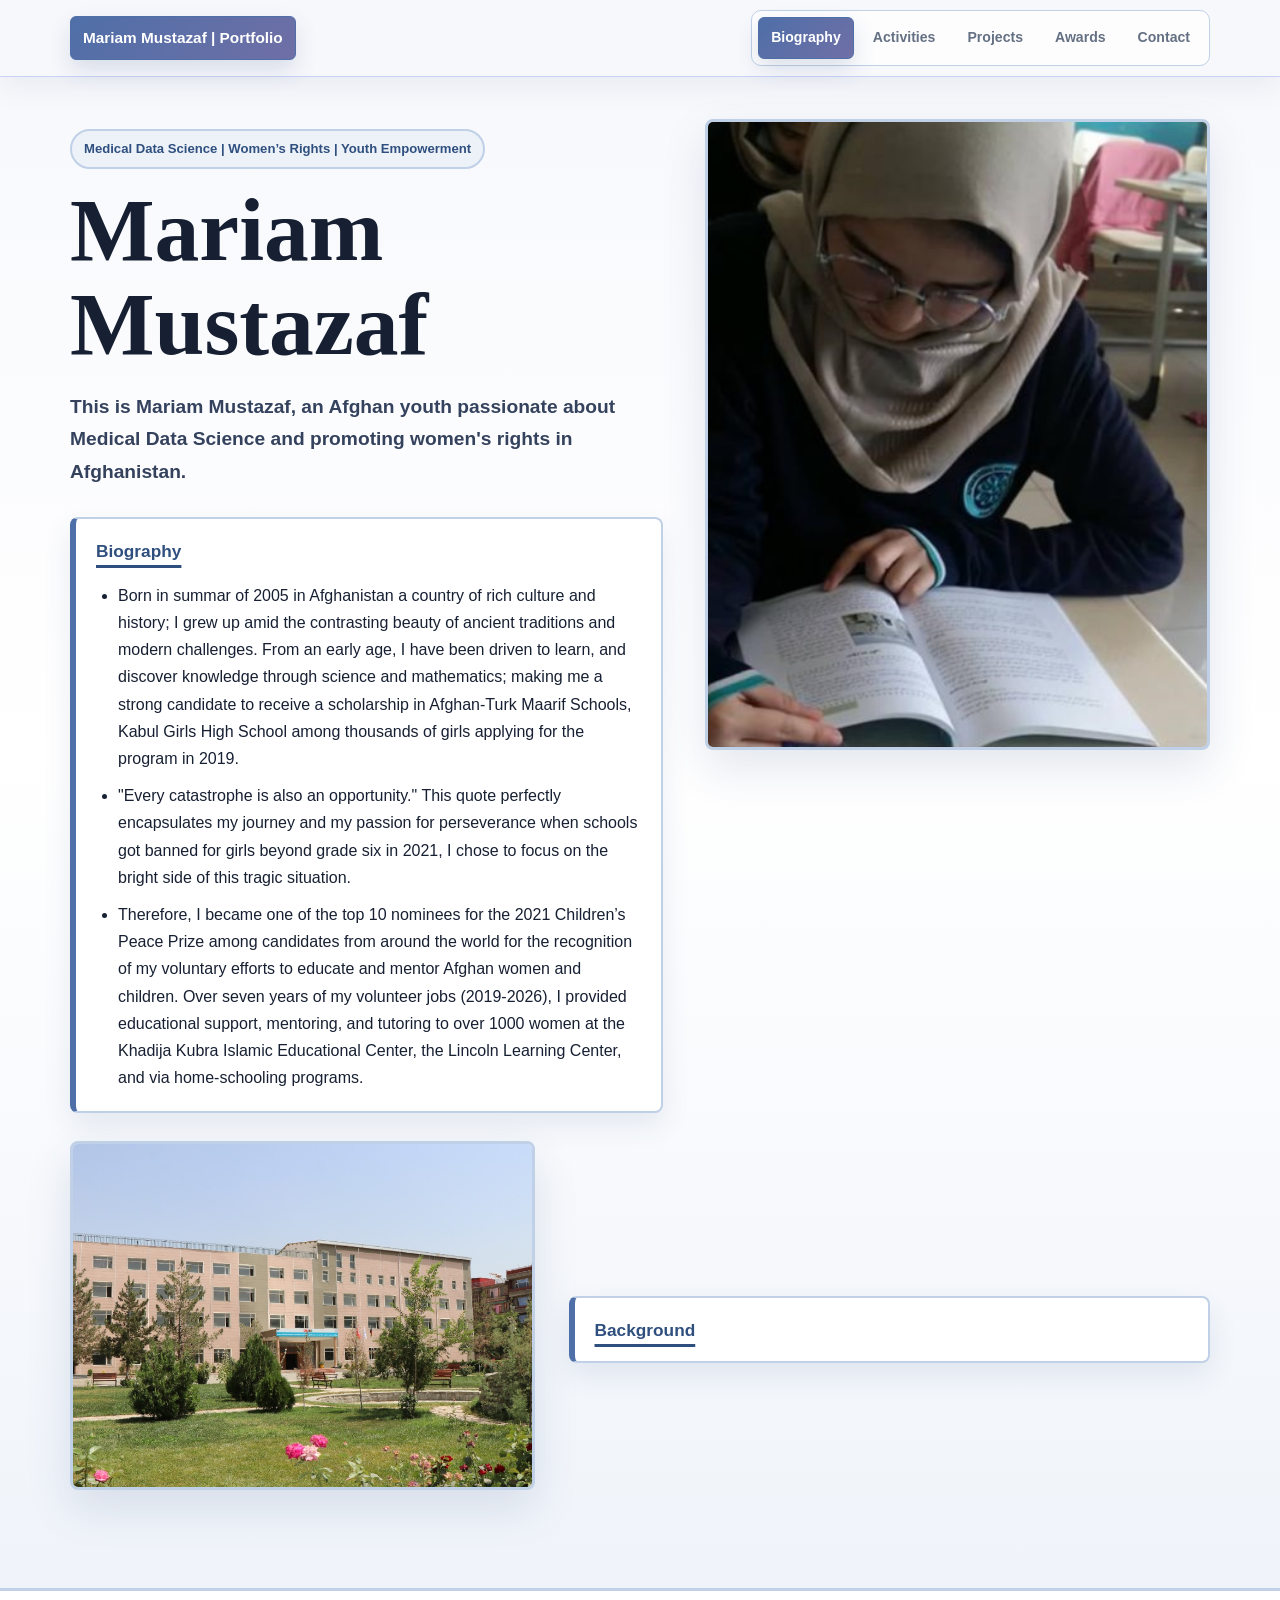
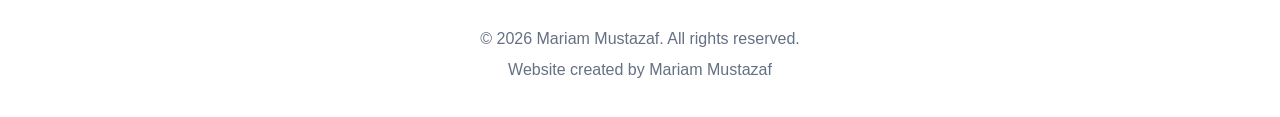
<file: index.html>
<!DOCTYPE html>
<html lang="en">
<head>
    <meta charset="UTF-8">
    <meta name="viewport" content="width=device-width, initial-scale=1.0">
    <title>Mariam Mustazaf | Portfolio</title>
    <style>
        :root {
            --ink: #172033;
            --muted: #647083;
            --paper: #f7f8fc;
            --panel: #ffffff;
            --blue: #4f6fa8;
            --blue-deep: #2f4f7f;
            --violet: #6f6fa6;
            --soft: #edf2f9;
            --soft-2: #f3f6fb;
            --line: #bfd0e7;
            --rose: #9a526d;
            --gold: #b7791f;
            --gold-soft: #fff4d6;
            --shadow: 0 18px 45px rgba(47, 79, 127, 0.14);
        }

        * {
            box-sizing: border-box;
        }

        body {
            margin: 0;
            color: var(--ink);
            background:
                linear-gradient(180deg, #f7f8fc 0%, #ffffff 44%, #edf2f9 100%);
            font-family: Arial, Helvetica, sans-serif;
            line-height: 1.7;
        }

        img {
            display: block;
            width: 100%;
            height: 100%;
            object-fit: cover;
        }

        a {
            color: var(--blue-deep);
            font-weight: 800;
            text-decoration: none;
        }

        a:hover {
            text-decoration: underline;
        }

        .site-header {
            position: sticky;
            top: 0;
            z-index: 50;
            border-bottom: 1px solid rgba(197, 206, 245, 0.9);
            background: rgba(247, 248, 252, 0.95);
            backdrop-filter: blur(16px);
            box-shadow: 0 10px 30px rgba(47, 79, 127, 0.08);
        }

        .nav-wrap {
            width: min(1140px, calc(100% - 32px));
            min-height: 76px;
            margin: 0 auto;
            display: flex;
            align-items: center;
            justify-content: space-between;
            gap: 20px;
        }

        nav {
            display: flex;
            justify-content: flex-end;
            gap: 6px;
            flex-wrap: wrap;
            padding: 6px;
            border: 1px solid var(--line);
            border-radius: 10px;
            background: rgba(255, 255, 255, 0.72);
        }

        .nav-btn {
            border: 1px solid transparent;
            background: transparent;
            color: var(--muted);
            border-radius: 6px;
            min-height: 38px;
            padding: 8px 12px;
            font: inherit;
            font-size: 0.88rem;
            font-weight: 800;
            cursor: pointer;
            transition: background 160ms ease, color 160ms ease, box-shadow 160ms ease;
        }

        .brand-btn {
            border-color: var(--line);
            background: #ffffff;
            color: var(--ink);
            font-size: 0.96rem;
            white-space: nowrap;
        }

        .nav-btn:hover,
        .nav-btn.active {
            color: #ffffff;
            border-color: var(--blue);
            background: linear-gradient(135deg, var(--blue), var(--violet));
            box-shadow: 0 10px 22px rgba(47, 79, 127, 0.16);
        }

        main {
            width: min(1140px, calc(100% - 32px));
            margin: 0 auto;
            padding: 42px 0 70px;
        }

        .page {
            display: none;
            min-height: calc(100vh - 178px);
            animation: fade 180ms ease;
        }

        .page.active {
            display: block;
        }

        @keyframes fade {
            from { opacity: 0; transform: translateY(8px); }
            to { opacity: 1; transform: translateY(0); }
        }

        .section-head {
            margin-bottom: 26px;
            padding-bottom: 12px;
            border-bottom: 3px solid var(--line);
        }

        .kicker {
            color: var(--rose);
            font-size: 0.78rem;
            font-weight: 900;
            text-transform: uppercase;
        }

        h1,
        h2 {
            margin: 14px 0 18px;
            font-family: Georgia, "Times New Roman", serif;
            line-height: 1.05;
            letter-spacing: 0;
        }

        h1 {
            font-size: clamp(2.8rem, 7vw, 5.8rem);
        }

        h2 {
            font-size: clamp(2.2rem, 4vw, 3.5rem);
        }

        h3 {
            margin: 0 0 12px;
            font-size: 1.35rem;
            line-height: 1.2;
        }

        .intro-bio {
            display: grid;
            grid-template-columns: minmax(0, 1.08fr) minmax(280px, 0.92fr);
            gap: 42px;
            align-items: start;
        }

        .intro-copy {
            padding-top: 10px;
        }

        .eyebrow {
            display: inline-flex;
            width: fit-content;
            color: var(--blue-deep);
            background: var(--soft);
            border: 2px solid var(--line);
            border-radius: 999px;
            padding: 7px 12px;
            font-size: 0.82rem;
            font-weight: 900;
        }

        .lede {
            max-width: 720px;
            color: #34425d;
            font-size: clamp(1.03rem, 1.5vw, 1.22rem);
        }

        .hero-photo,
        .media,
        .slide-frame,
        .thumb {
            border: 3px solid var(--line);
            box-shadow: var(--shadow);
            background: var(--soft-2);
        }

        .hero-photo {
            aspect-ratio: 4 / 5;
            overflow: hidden;
            border-radius: 8px;
        }

        .read-panel {
            margin-top: 28px;
            border: 2px solid var(--line);
            border-left: 6px solid var(--blue);
            background: #ffffff;
            border-radius: 8px;
            box-shadow: 0 12px 28px rgba(47, 79, 127, 0.10);
            overflow: hidden;
        }

        .read-panel summary {
            list-style: none;
            cursor: pointer;
            padding: 18px 20px 16px;
            color: var(--blue-deep);
            font-size: 1.08rem;
            font-weight: 900;
            text-decoration: underline;
            text-underline-offset: 8px;
            text-decoration-thickness: 3px;
        }

        .read-panel summary::-webkit-details-marker {
            display: none;
        }

        .read-panel summary::after {
            content: "";
            color: var(--violet);
        }

        .read-panel[open] summary::after {
            content: "";
        }

        .read-body {
            padding: 0 20px 20px;
        }

        .read-body ul,
        .panel ul {
            margin: 0;
            padding-left: 22px;
        }

        .read-body li + li,
        .panel li + li {
            margin-top: 10px;
        }

        .background-row,
        .grid-feature {
            display: grid;
            grid-template-columns: minmax(240px, 0.42fr) minmax(0, 0.58fr);
            gap: 34px;
            align-items: center;
            margin: 28px 0;
        }

        .grid-feature.reverse {
            grid-template-columns: minmax(0, 0.58fr) minmax(240px, 0.42fr);
        }

        .grid-feature.reverse .media {
            order: 2;
        }

        .media {
            aspect-ratio: 4 / 3;
            overflow: hidden;
            border-radius: 8px;
        }

        .panel {
            border: 2px solid var(--line);
            border-left: 6px solid var(--blue);
            background: #ffffff;
            border-radius: 8px;
            padding: 22px;
            box-shadow: 0 12px 28px rgba(47, 79, 127, 0.10);
        }

        .carousel {
            border: 2px solid var(--line);
            border-left: 6px solid var(--blue);
            border-radius: 8px;
            padding: 18px;
            background: #ffffff;
            box-shadow: 0 12px 28px rgba(47, 79, 127, 0.10);
            margin-top: 22px;
        }

        .carousel-track {
            display: flex;
            gap: 16px;
            overflow-x: auto;
            scroll-snap-type: x mandatory;
            padding-bottom: 12px;
        }

        .slide {
            flex: 0 0 min(82%, 780px);
            scroll-snap-align: center;
        }

        .slide-frame {
            aspect-ratio: 12 / 10;
            overflow: hidden;
            border-radius: 8px;
        }

        .ai-carousel .slide-frame img {
            object-fit: contain;
        }

        .ai-carousel .slide-frame {
            aspect-ratio: 11 / 14;
        }

        .carousel-caption {
            margin: 12px 0 0;
            color: #34425d;
            font-weight: 700;
        }

        .awards-grid,
        .contact-grid {
            display: grid;
            gap: 18px;
        }

        .awards-grid {
            grid-template-columns: repeat(2, minmax(0, 1fr));
        }

        .contact-grid {
            grid-template-columns: repeat(3, minmax(0, 1fr));
        }

        .award-card,
        .contact-card {
            overflow: hidden;
            border: 2px solid var(--line);
            border-bottom: 5px solid var(--blue);
            border-radius: 8px;
            background: #ffffff;
            box-shadow: 0 10px 26px rgba(47, 79, 127, 0.10);
        }

        .thumb {
            aspect-ratio: 4 / 3;
            border-width: 0 0 3px 0;
            box-shadow: none;
        }

        .card-body {
            padding: 18px;
        }

        .tags {
            display: flex;
            flex-wrap: wrap;
            gap: 7px;
            margin-top: 12px;
        }

        .cert-tag {
            display: inline-flex;
            width: fit-content;
            border: 1px solid #d6c28f;
            background: var(--gold-soft);
            color: #7a4b0c;
            border-radius: 999px;
            padding: 4px 9px;
            font-size: 0.78rem;
            font-weight: 800;
        }

        .contact-card .card-body {
            min-height: 190px;
        }

        .social-icon {
            width: 58px;
            height: 58px;
            display: grid;
            place-items: center;
            margin-bottom: 14px;
            color: #ffffff;
            border-radius: 8px;
            background: linear-gradient(135deg, var(--blue), var(--violet));
            box-shadow: var(--shadow);
        }

        .social-icon svg {
            width: 28px;
            height: 28px;
            fill: none;
            stroke: currentColor;
            stroke-width: 2;
            stroke-linecap: round;
            stroke-linejoin: round;
        }

        .social-icon .fill-icon {
            fill: currentColor;
            stroke: none;
        }

        footer {
            border-top: 3px solid var(--line);
            padding: 30px 16px;
            text-align: center;
            color: var(--muted);
            background: #ffffff;
        }

        footer p {
            margin: 4px 0;
        }

        @media (max-width: 900px) {
            .nav-wrap {
                flex-direction: column;
                align-items: stretch;
                padding: 16px 0;
                gap: 12px;
            }

            nav {
                justify-content: center;
            }

            .brand-btn {
                width: 100%;
            }

            .intro-bio,
            .background-row,
            .grid-feature,
            .grid-feature.reverse {
                grid-template-columns: 1fr;
            }

            .grid-feature.reverse .media {
                order: 0;
            }

            .awards-grid,
            .contact-grid {
                grid-template-columns: repeat(2, minmax(0, 1fr));
            }
        }

        @media (max-width: 560px) {
            main {
                width: min(100% - 24px, 1140px);
                padding-top: 28px;
            }

            .site-header {
                position: static;
            }

            nav {
                display: grid;
                grid-template-columns: repeat(2, minmax(0, 1fr));
                width: 100%;
            }

            .nav-btn {
                width: 100%;
                padding: 9px 8px;
                font-size: 0.84rem;
            }

            h1 {
                font-size: clamp(2.35rem, 15vw, 3.6rem);
            }

            h2 {
                font-size: clamp(1.9rem, 11vw, 2.8rem);
            }

            .eyebrow {
                border-radius: 8px;
                max-width: 100%;
            }

            .awards-grid,
            .contact-grid {
                grid-template-columns: 1fr;
            }

            .slide {
                flex-basis: 92%;
            }
        }
    </style>
</head>
<body>
    <header class="site-header">
        <div class="nav-wrap">
            <button class="nav-btn brand-btn active" type="button" data-page="biography">Mariam Mustazaf | Portfolio</button>
            <nav aria-label="Primary navigation">
                <button class="nav-btn active" type="button" data-page="biography">Biography</button>
                <button class="nav-btn" type="button" data-page="activities">Activities</button>
                <button class="nav-btn" type="button" data-page="projects">Projects</button>
                <button class="nav-btn" type="button" data-page="awards">Awards</button>
                <button class="nav-btn" type="button" data-page="contact">Contact</button>
            </nav>
        </div>
    </header>

    <main>
        <section class="page active" id="page-biography">
            <div class="intro-bio">
                <div class="intro-copy">
                    <span class="eyebrow">Medical Data Science | Women’s Rights | Youth Empowerment</span>
                    <h1>Mariam Mustazaf</h1>
                    <p class="lede"><strong>This is Mariam Mustazaf, an Afghan youth passionate about Medical Data Science and promoting women's rights in Afghanistan.<br> </strong></p>

                    <details class="read-panel" open>
                        <summary>Biography</summary>
                        <div class="read-body">
                            <ul>
                                <li>Born in summar of 2005 in Afghanistan a country of rich culture and history; I grew up amid the contrasting beauty of ancient traditions and modern challenges. From an early age, I have been driven to learn, and discover knowledge through science and mathematics; making me a strong candidate to receive a scholarship in Afghan-Turk Maarif Schools, Kabul Girls High School among thousands of girls applying for the program in 2019.</li>
                                <li>"Every catastrophe is also an opportunity." This quote perfectly encapsulates my journey and my passion for perseverance when schools got banned for girls beyond grade six in 2021, I chose to focus on the bright side of this tragic situation.</li>
                                <li>Therefore, I became one of the top 10 nominees for the 2021 Children’s Peace Prize among candidates from around the world for the recognition of my voluntary efforts to educate and mentor Afghan women and children. Over seven years of my volunteer jobs (2019-2026), I provided educational support, mentoring, and tutoring to over 1000 women at the Khadija Kubra Islamic Educational Center, the Lincoln Learning Center, and via home-schooling programs.  </li>
                            </ul>
                        </div>
                    </details>
                </div>
                <div class="hero-photo">
                    <img src="mariampic.jpg" alt="Mariam's Photo">
                </div>
            </div>

            <div class="background-row">
                <div class="media">
                    <img src="afghanturkschool.png" alt="Afghan-Turk School Photo">
                </div>
                <details class="read-panel">
                    <summary>Background</summary>
                    <div class="read-body">
                        <ul>
                            <li>Throughout my academic and volunteer journey, I have worked with several national and international organizations, expanding my knowledge in order to help Afghan women and children.</li>
                            <li>In January of 2024, I joined the Amala learning bridge program for raising awareness about mental illness through online platforms. In result, we were able to help and raise awareness among 500+ Afghan women in our 3 months seminars.</li>
                            <li>Later, I co-founded the Her Whispers to Wings Foundation and continued our journey to support Afghan women mental health by providing weekly and monthly online sessions, reading book sessions, an online library, and one-on-one therapist support for over 700+ girls through our 8- month journey.</li>
                            <li>Moreover, getting my high schoool diploma with 4.0 GPA from Smart Schools International became life-changing opportunity for me, enabling me pursue my educational journey, and bringing me closer to my greatest ambition, becoming one of the first medical data scientist in Afghanistan.</li>
                            <li>As a dedicated and goal-oriented Afghan girl who has devoted her life to empowering Afghan youths, I am determined to get my bachelor’s in Medical Data science; create my own non-profit organization to support individuals from vulnerable countries who are passionate about AI and technology in leveraging its potentials for positive and ethical implementation in the world.</li>
                        </ul>
                    </div>
                </details>
            </div>
        </section>

        <section class="page" id="page-activities">
            <div class="section-head">
                <span class="kicker">Experience</span>
                <h2>Extracurricular Activities</h2>
            </div>

            <div class="grid-feature">
                <div class="media">
                    <img src="volunteer teacher.png" alt="Volunteer Work Image">
                </div>
                <div class="panel">
                    <h3>Volunteer Work</h3>
                    <ul>
                        <li> My commitment to community service began early and reached international recognition when, at the age of fifteen, I was nominated for the <a href="https://www.kidsrights.org/persons/mariam/">International Children’s Peace Prize 2021</a> in recognition of my voluntary efforts to educate and mentor Afghan women and children.</li>
                        <li>I started volunteer work at the Khadija Kubra Islamic Educational Center in 2019, where I provided educational support, mentoring, and tutoring to over 100 students in field of Islamic education.</li>
                        <li>Following the political changes in Afghanistan in 2021, I intensified my efforts to support Afghan women and children through various initiatives such as home-schooling programs and online tutoring sessions.</li>
                        <li>Although the situation in 2021 was challenging and courses were closing down, I remained consistent to support children education by organizing informal study groups and providing resources to ensure continued learning.</li>
                        <li>Despite the difficulties, my commitment to education and community service has remained unwavering. Right now, I am a volunteer English and HTML & CSS Instructor in Afghanistan Changemakers Org where I support Afghan women and children in their English language learning journey.</li>
                    </ul>
                </div>
            </div>

            <div class="grid-feature reverse">
                <div class="media">
                    <img src="interpreter.png" alt="Interpreter and Translation Photo">
                </div>
                <div class="panel">
                    <h3>Jobs</h3>
                    <ul>
                        <li>From June 2021-August 2022, I worked as a English-Persian Medical Translator In Reviva Beauty Hospital Kabul, Afghanistan. My responsibilities included translating medical documents, patient information, and facilitating communication between English-speaking medical staff and Persian-speaking patients.</li>
                        <li>This experience allowed me to develop strong organizational and communication skills, as well as a deeper understanding of the healthcare system in Afghanistan.</li>
                        <li>Overall, my time at Reviva Beauty Hospital was a valuable learning experience that enhanced my language skills and provided me with insight into the medical field.</li>
                        <li>Subsequently, From September 2023-December 2025, I worked as an OPI (Over the Phone Interpreter) Medical Interpreter in Gaheez organization, where I provided real-time interpretation services for medical consultations over the phone. Through this experience, I further honed my language skills and gained a deeper understanding of medical terminology and healthcare settings.</li>
                    </ul>
                </div>
            </div>

            <div class="grid-feature">
                <div class="media">
                    <img src="internship.png" alt="Internship Work Image">
                </div>
                <div class="panel">
                    <h3>Interships and Programs</h3>
                    <ul>
                        <li> My internship in Data-Sourcing by GAO-Tek org honed my skills in data collection, data cleaning, and data analysis.</li>
                        <li>I have participated in several biology projects; expanding my knowledge in biology, data science, and healthcare. During my studies in school, my curiosity in biology and its impact on world made me receive certificate of recognition for my biology project for 3 consecutive years.</li>
                        <li>I joined a 3- month program of AI and Data Science organised by UNDP and Horizon Bridge Consulting, where I explored how to make AI agents to further help in data tracking and data analysis and how artificial intelligence can be applied in healthcare system.</li>
                        <li>Addionally, I completed a 3-month workshop on Business and Intreprenuership with UCA and Acceralate Prosperity org, where I learned the fundamentals of business planning, marketing strategies, and financial management.</li>
                        <li>These experiences have equipped me with valuable skills and knowledge that I am eager to apply in my future academic and professional endeavors.</li>
                    </ul>
                </div>
            </div>
        </section>

        <section class="page" id="page-projects">
            <div class="section-head">
                <span class="kicker">Technical Work</span>
                <h2>Projects</h2>
            </div>

            <div class="grid-feature">
                <div class="media">
                    <img src="coding (1).jfif" alt="Coding Photo">
                </div>
                <div class="panel">
                    <h3>Coding & Technical Development</h3>
                    <ul>
                        <li>I devote time to coding in HTML, CSS, Python, and using tools like Termux, building both websites and small applications.</li>
                        <li>This technical hobby merges creativity with logic, allowing me to design functional, user-centered digital solutions.</li>
                        <li>Each project enhances my analytical abilities and introduces me to new frameworks, reinforcing my belief that technology when coupled with purposecan become a powerful medium for education and positive change in underserved communities.</li>
                    </ul>
                </div>
            </div>

            <div class="carousel">
                <h3>Website Work</h3>
                <div class="carousel-track" aria-label="Website project images">
                    <div class="slide">
                        <div class="slide-frame"><img src="web1.png" alt="Website work image 1"></div>
                    </div>
                    <div class="slide">
                        <div class="slide-frame"><img src="web2.png" alt="Website work image 2"></div>
                    </div>
                </div>
                <p class="carousel-caption">This part shows my experience building websites, organizing page content, and turning ideas into functional digital spaces.</p>
            </div>

            <div class="carousel ai-carousel">
                <h3>AI Model Making</h3>
                <div class="carousel-track" aria-label="AI model project images">
                    <div class="slide">
                        <div class="slide-frame"><img src="mod1.png" alt="AI model image 1"></div>
                    </div>
                    <div class="slide">
                        <div class="slide-frame"><img src="mod2.png" alt="AI model image 2"></div>
                    </div>
                    <div class="slide">
                        <div class="slide-frame"><img src="mod3.png" alt="AI model image 3"></div>
                    </div>
                </div>
                <p class="carousel-caption">This part highlights my experience with AI model making and GPT model made, connecting technical learning with practical problem-solving.</p>
            </div>
        </section>

        <section class="page" id="page-awards">
            <div class="section-head">
                <span class="kicker">Recognition</span>
                <h2>Awards and Achievements</h2>
            </div>

            <div class="awards-grid">
                <article class="award-card"><div class="thumb"><img src="global money week_page-0001.jpg" alt="Global Money Week Certificate"></div><div class="card-body"><p><strong>Global Money Week Certificate, 2024, Financial literacy & youth empowerment</strong></p><div class="tags"><span class="cert-tag">Finance</span><span class="cert-tag">International</span><span class="cert-tag">Entrepreneurship</span></div></div></article>
                <article class="award-card"><div class="thumb"><img src="building self-esteem.jpg" alt="Building Self-Esteem Certificate"></div><div class="card-body"><p><strong>Building Self-Esteem Certificate, 2024</strong></p><div class="tags"><span class="cert-tag">Women Empowerment</span><span class="cert-tag">Building Self-esteem</span><span class="cert-tag">Youth</span></div></div></article>
                <article class="award-card"><div class="thumb"><img src="Amala Learning Bridge Projects Mariam Mustazaf_page-0001.jpg" alt="Amala Learning Bridge Projects Certificate"></div><div class="card-body"><p><strong>Amala Learning Bridge Projects Certificate, 2025</strong></p><div class="tags"><span class="cert-tag">Mental Health </span><span class="cert-tag">Raising awareness</span><span class="cert-tag">Psychology</span><span class="cert-tag">Critical Thinking</span></div></div></article>
                <article class="award-card"><div class="thumb"><img src="volunteerteacher.jpg" alt="Volunteer Teacher Certificate"></div><div class="card-body"><p><strong>Volunteeer English Instructor, 2021</strong></p><div class="tags"><span class="cert-tag">Education</span><span class="cert-tag">Volunteer</span><span class="cert-tag">Youth-empowerment</span></div></div></article>
                <article class="award-card"><div class="thumb"><img src="certificate of English .jpg" alt="Certificate of English"></div><div class="card-body"><p><strong>English Language Completion, 2024</strong></p><div class="tags"><span class="cert-tag">English Proficiency</span><span class="cert-tag">Self-buidling</span><span class="cert-tag">Education</span></div></div></article>
                <article class="award-card"><div class="thumb"><img src="CERTIFICATE OF SOURCING_page-0001.jpg" alt="Certificate of Sourcing"></div><div class="card-body"><p><strong>Internship in Data Sourcing, 2025</strong></p><div class="tags"><span class="cert-tag">Finance</span><span class="cert-tag">Technology</span><span class="cert-tag">Computer system</span></div></div></article>
                <article class="award-card"><div class="thumb"><img src="certificate_from_school_optimized_100.jpg" alt="School Certificate"></div><div class="card-body"><p><strong>School Honor Certificate, 2019</strong></p><div class="tags"><span class="cert-tag">Descipline</span><span class="cert-tag">Honor</span></div></div></article>
                <article class="award-card"><div class="thumb"><img src="children peace prize.png" alt="Children's Peace Prize Certificate"></div><div class="card-body"><p><strong>Children's Peace Prize Nomination, 2021</strong></p><div class="tags"><span class="cert-tag">Children Empowerment</span><span class="cert-tag">International</span><span class="cert-tag">Education promoting</span></div></div></article>
                <article class="award-card"><div class="thumb"><img src="Leadership workship by Nobel.jpg" alt="Leadership Workshop by Nobel Certificate"></div><div class="card-body"><p><strong>Leadership Workshop by Nobel, 2024</strong></p><div class="tags"><span class="cert-tag">Leadership</span><span class="cert-tag">International</span><span class="cert-tag">Exchange Forum</span><span class="cert-tag">Cross-cultural understanding</span></div></div></article>
                <article class="award-card"><div class="thumb"><img src="research.jpg" alt="Research Certificate"></div><div class="card-body"><p><strong>Research Methodology, 2024</strong></p><div class="tags"><span class="cert-tag">Research Methodology</span><span class="cert-tag">Internet Exploration</span></div></div></article>
                <article class="award-card"><div class="thumb"><img src="who.jpg" alt="WHO Certificate"></div><div class="card-body"><p><strong>CBDE Preparedeness, 2023</strong></p><div class="tags"><span class="cert-tag">Healthcare education</span><span class="cert-tag">International org</span><span class="cert-tag">Public Health</span></div></div></article>
            </div>
        </section>

        <section class="page" id="page-contact">
            <div class="section-head">
                <span class="kicker">Contact Info</span>
                <h2>Let's Connect! 🌟</h2>
            </div>
            <div class="contact-grid">
                <article class="contact-card">
                    <div class="card-body">
                        <div class="social-icon" aria-hidden="true"><svg viewBox="0 0 24 24"><rect x="4" y="4" width="16" height="16" rx="5"></rect><circle cx="12" cy="12" r="3.5"></circle><circle class="fill-icon" cx="17" cy="7" r="1.1"></circle></svg></div>
                        <h3>Instagram</h3>
                        <a href="https://instagram.com/m_mustazaf" class="social-link">Follow Me</a>
                    </div>
                </article>
                <article class="contact-card">
                    <div class="card-body">
                        <div class="social-icon" aria-hidden="true"><svg viewBox="0 0 24 24"><path d="M6 10v8"></path><path d="M10 18v-5c0-2 1.2-3.2 3-3.2s3 1.2 3 3.2v5"></path><circle class="fill-icon" cx="6" cy="6" r="1.5"></circle></svg></div>
                        <h3>LinkedIn</h3>
                        <a href="https://linkedin.com/in/MariamMustazaf" class="social-link">Connect</a>
                    </div>
                </article>
                <article class="contact-card">
                    <div class="card-body">
                        <div class="social-icon" aria-hidden="true"><svg viewBox="0 0 24 24"><path d="M9 19c-4 1.2-4-2-5-2.5"></path><path d="M15 22v-3.5c0-1 .3-1.7.8-2.2 2.8-.3 5.7-1.4 5.7-6A4.7 4.7 0 0 0 20.2 7c.1-.4.5-1.9-.2-3.2 0 0-1.1-.3-3.5 1.3a12.1 12.1 0 0 0-6.4 0C7.7 3.5 6.6 3.8 6.6 3.8 5.9 5.1 6.3 6.6 6.4 7A4.7 4.7 0 0 0 5 10.3c0 4.6 2.9 5.7 5.7 6 .4.4.8 1.2.8 2.2V22"></path></svg></div>
                        <h3>GitHub</h3>
                        <a href="https://github.com/mariammustazaf-crypto" class="social-link">View Projects</a>
                    </div>
                </article>
                <article class="contact-card">
                    <div class="card-body">
                        <div class="social-icon" aria-hidden="true"><svg viewBox="0 0 24 24"><rect x="3" y="5" width="18" height="14" rx="2"></rect><path d="m3 7 9 6 9-6"></path></svg></div>
                        <h3>Email</h3>
                        <a href="mailto:mariammustazaf@gmail.com" class="social-link">Send Email</a>
                    </div>
                </article>
                <article class="contact-card">
                    <div class="card-body">
                        <div class="social-icon" aria-hidden="true"><svg viewBox="0 0 24 24"><path d="M20 11.5a8 8 0 0 1-11.8 7L4 20l1.5-4.1A8 8 0 1 1 20 11.5Z"></path><path d="M9.5 8.5c.2 3 2.1 5 5 6l1.4-1.4"></path></svg></div>
                        <h3>WhatsApp</h3>
                        <a href="https://wa.me/qr/SGVXGPTKD6DZE1" class="social-link">Contact Me</a>
                    </div>
                </article>
                <article class="contact-card">
                    <div class="card-body">
                        <div class="social-icon" aria-hidden="true"><svg viewBox="0 0 24 24"><path d="M9.2 9a3 3 0 1 1 4.8 2.4c-1 .7-1.5 1.2-1.5 2.6"></path><path d="M12 18h.01"></path><circle cx="12" cy="12" r="9"></circle></svg></div>
                        <h3>Comment/Ask Questions</h3>
                        <a href="questions.html" class="social-link">Ask Your Questions</a>
                    </div>
                </article>
            </div>
        </section>
    </main>

    <footer>
        <p>© 2026 Mariam Mustazaf. All rights reserved.</p>
        <p>Website created by Mariam Mustazaf</p>
    </footer>

    <script>
        const buttons = document.querySelectorAll(".nav-btn[data-page]");
        const pages = document.querySelectorAll(".page");

        buttons.forEach((button) => {
            button.addEventListener("click", () => {
                const target = button.dataset.page;

                pages.forEach((page) => {
                    page.classList.toggle("active", page.id === `page-${target}`);
                });

                buttons.forEach((item) => {
                    item.classList.toggle("active", item.dataset.page === target);
                });

                window.scrollTo({ top: 0, behavior: "smooth" });
            });
        });
    </script>
</body>
</html>
</file>
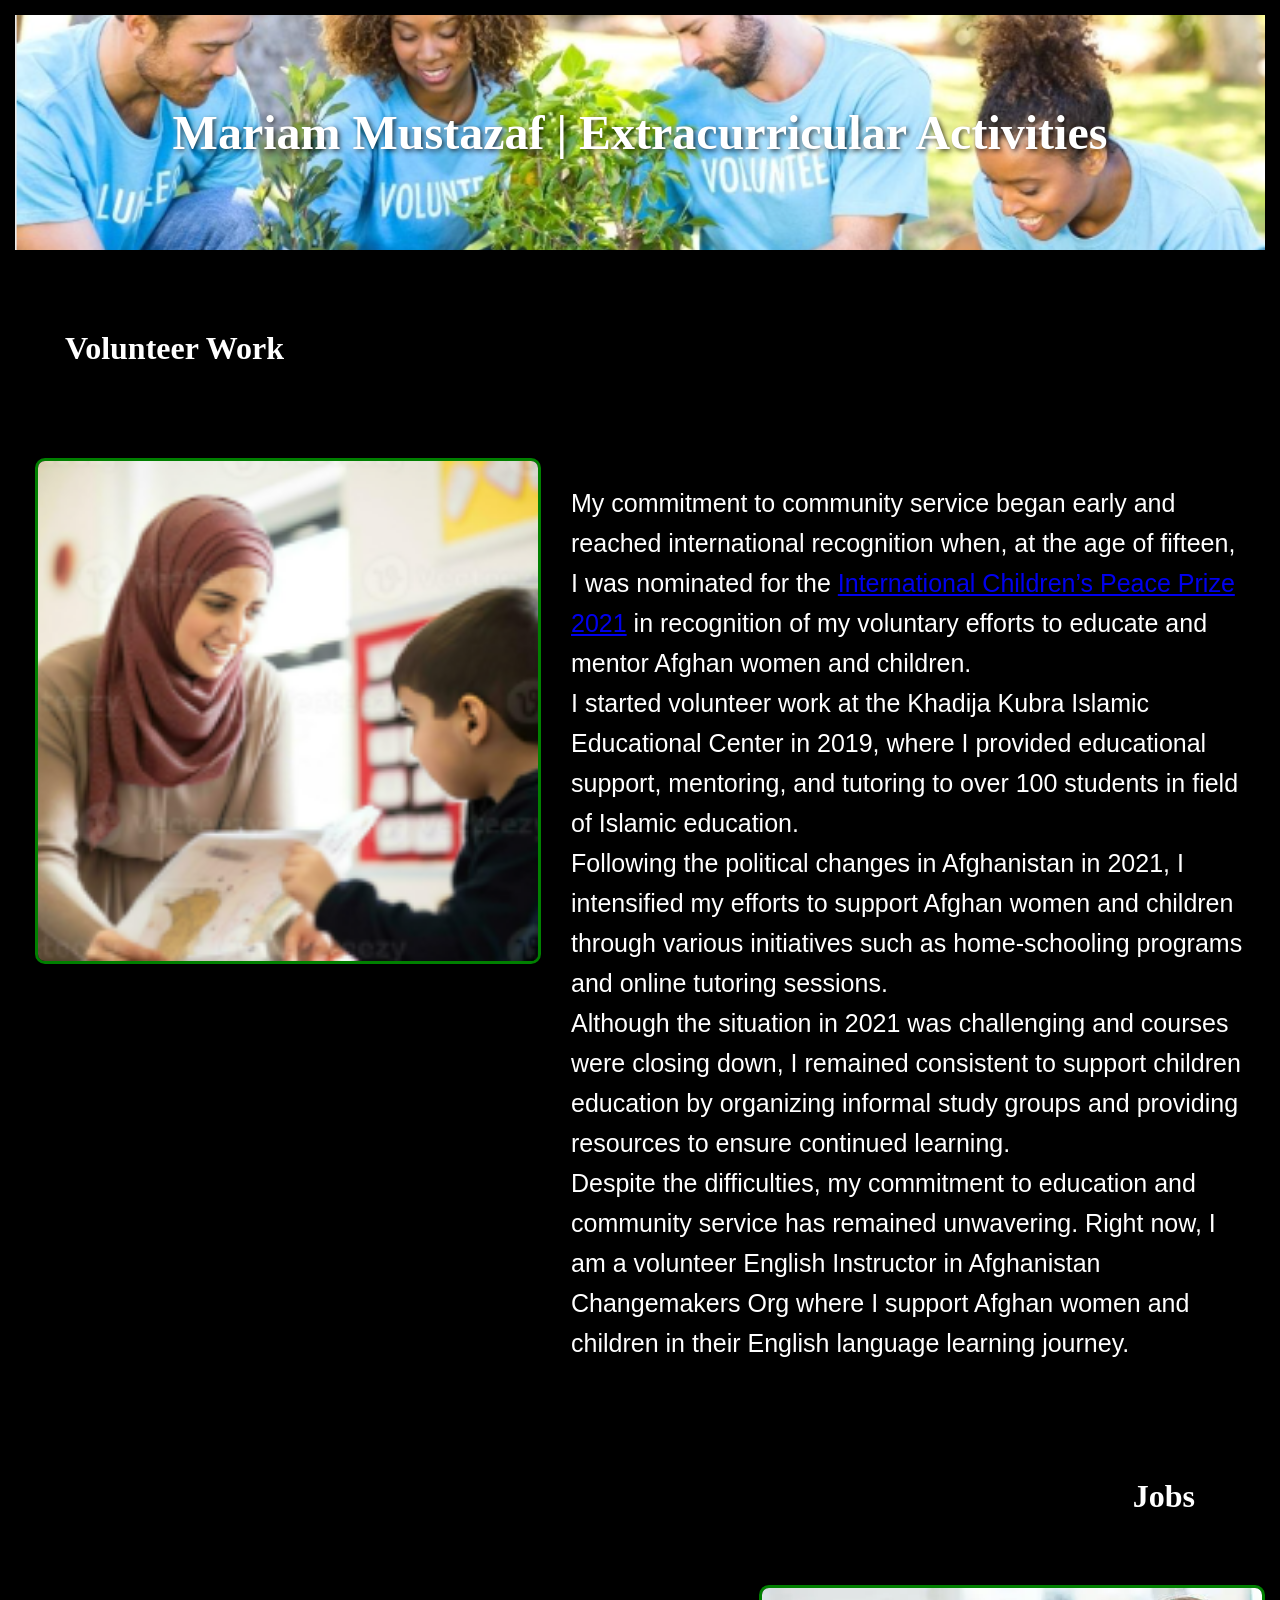
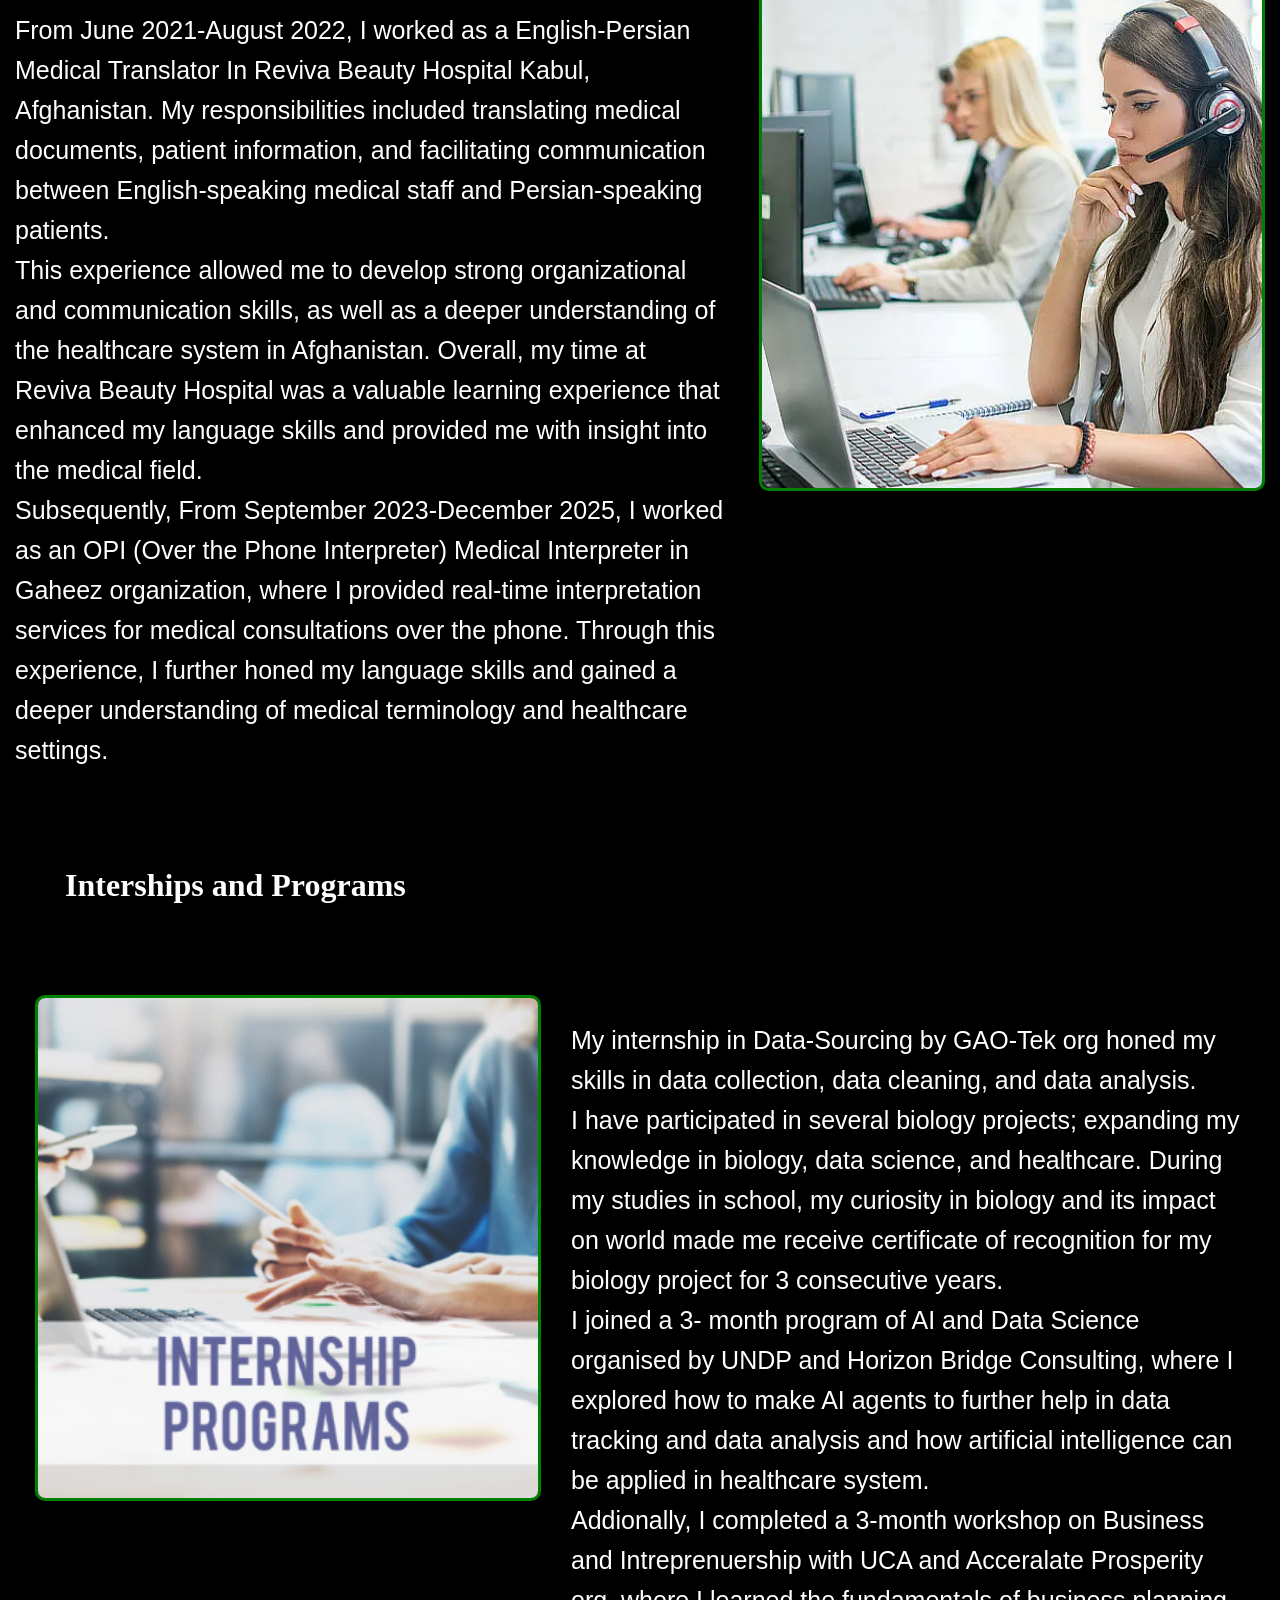
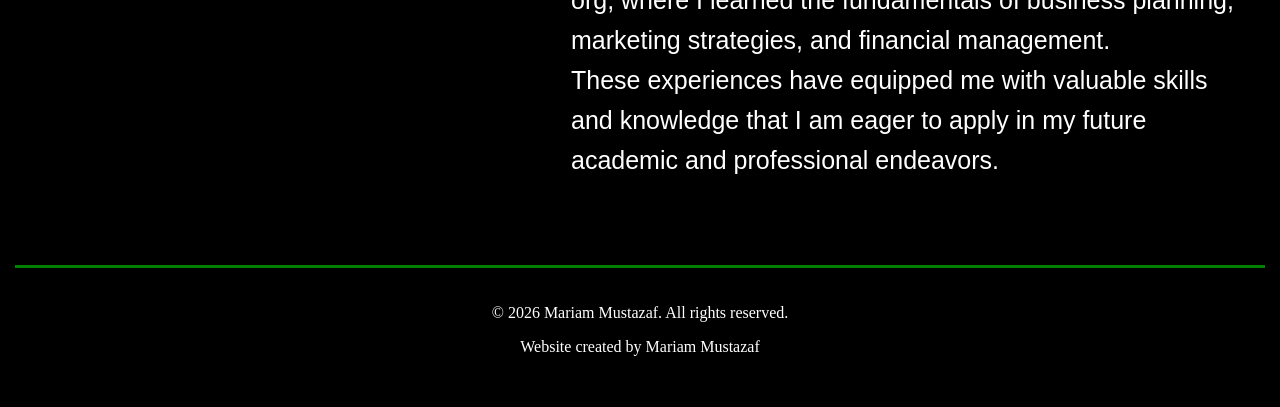
<file: activity.html>
<!DOCTYPE html>
<html lang="en">
<html>
<head>
    <meta charset="UTF-8"> 
    <link rel="stylesheet" href="activity.css">
    <div class="site-title">
        Mariam Mustazaf | Extracurricular Activities
    </div>
</head>

<body>
<h1 style="padding: 50px;">Volunteer Work</h1>
<div class="container1">
    <img src="volunteer teacher.png" alt="Volunteer Work Image" class="profile-img">
   <p class="about-text"> My commitment to community service began early and reached international recognition when, at the age of fifteen, I was nominated for the <a href="https://www.kidsrights.org/persons/mariam/">International Children’s Peace Prize 2021</a> in recognition of my voluntary efforts to educate and mentor Afghan women and children.<br>
I started volunteer work at the Khadija Kubra Islamic Educational Center in 2019, where I provided educational support, mentoring, and tutoring to over 100 students in field of Islamic education.<br>
Following the political changes in Afghanistan in 2021, I intensified my efforts to support Afghan women and children through various initiatives such as home-schooling programs and online tutoring sessions.<br> 
Although the situation in 2021 was challenging and courses were closing down, I remained consistent to support children education by organizing informal study groups and providing resources to ensure continued learning.<br> 
Despite the difficulties, my commitment to education and community service has remained unwavering. Right now, I am a volunteer English Instructor in Afghanistan Changemakers Org where I support Afghan women and children in their English language learning journey.</p>
</div>

       
<h1 style="padding: 50px;" class="head2">Jobs</h1>
<div class="container2">
    <img src="interpreter.png" alt="Interpreter and Translation Photo" class="school-img">
   <p class="about-text">From June 2021-August 2022, I worked as a English-Persian Medical Translator In Reviva Beauty Hospital Kabul, Afghanistan. My responsibilities included translating medical documents, patient information, and facilitating communication between English-speaking medical staff and Persian-speaking patients.<br>
    This experience allowed me to develop strong organizational and communication skills, as well as a deeper understanding of the healthcare system in Afghanistan.
Overall, my time at Reviva Beauty Hospital was a valuable learning experience that enhanced my language skills and provided me with insight into the medical field.<br>
Subsequently, From September 2023-December 2025, I worked as an OPI (Over the Phone Interpreter) Medical Interpreter in Gaheez organization, where I provided real-time interpretation services for medical consultations over the phone. Through this experience, I further honed my language skills and gained a deeper understanding of medical terminology and healthcare settings.</p>
</div>


<h1 style="padding: 50px;">Interships and Programs</h1>
<div class="container1">
    <img src="internship.png" alt="Internship Work Image" class="profile-img">
   <p class="about-text"> My internship in Data-Sourcing by GAO-Tek org honed my skills in data collection, data cleaning, and data analysis.<br>
I have participated in several biology projects; expanding my knowledge in biology, data science, and healthcare. During my studies in school, my curiosity in biology and its impact on world made me receive certificate of recognition for my biology project for 3 consecutive years.<br>
I joined a 3- month program of AI and Data Science organised by UNDP and Horizon Bridge Consulting, where I explored how to make AI agents to further help in data tracking and data analysis and how artificial intelligence can be applied in healthcare system.<br>
Addionally, I completed a 3-month workshop on Business and Intreprenuership with UCA and Acceralate Prosperity org, where I learned the fundamentals of business planning, marketing strategies, and financial management.<br>
These experiences have equipped me with valuable skills and knowledge that I am eager to apply in my future academic and professional endeavors.</p>
</div>

 <footer>
    <p>© 2026 Mariam Mustazaf. All rights reserved.</p>
    <p>Website created by Mariam Mustazaf</p>
</footer>
</body>
</html>
</file>
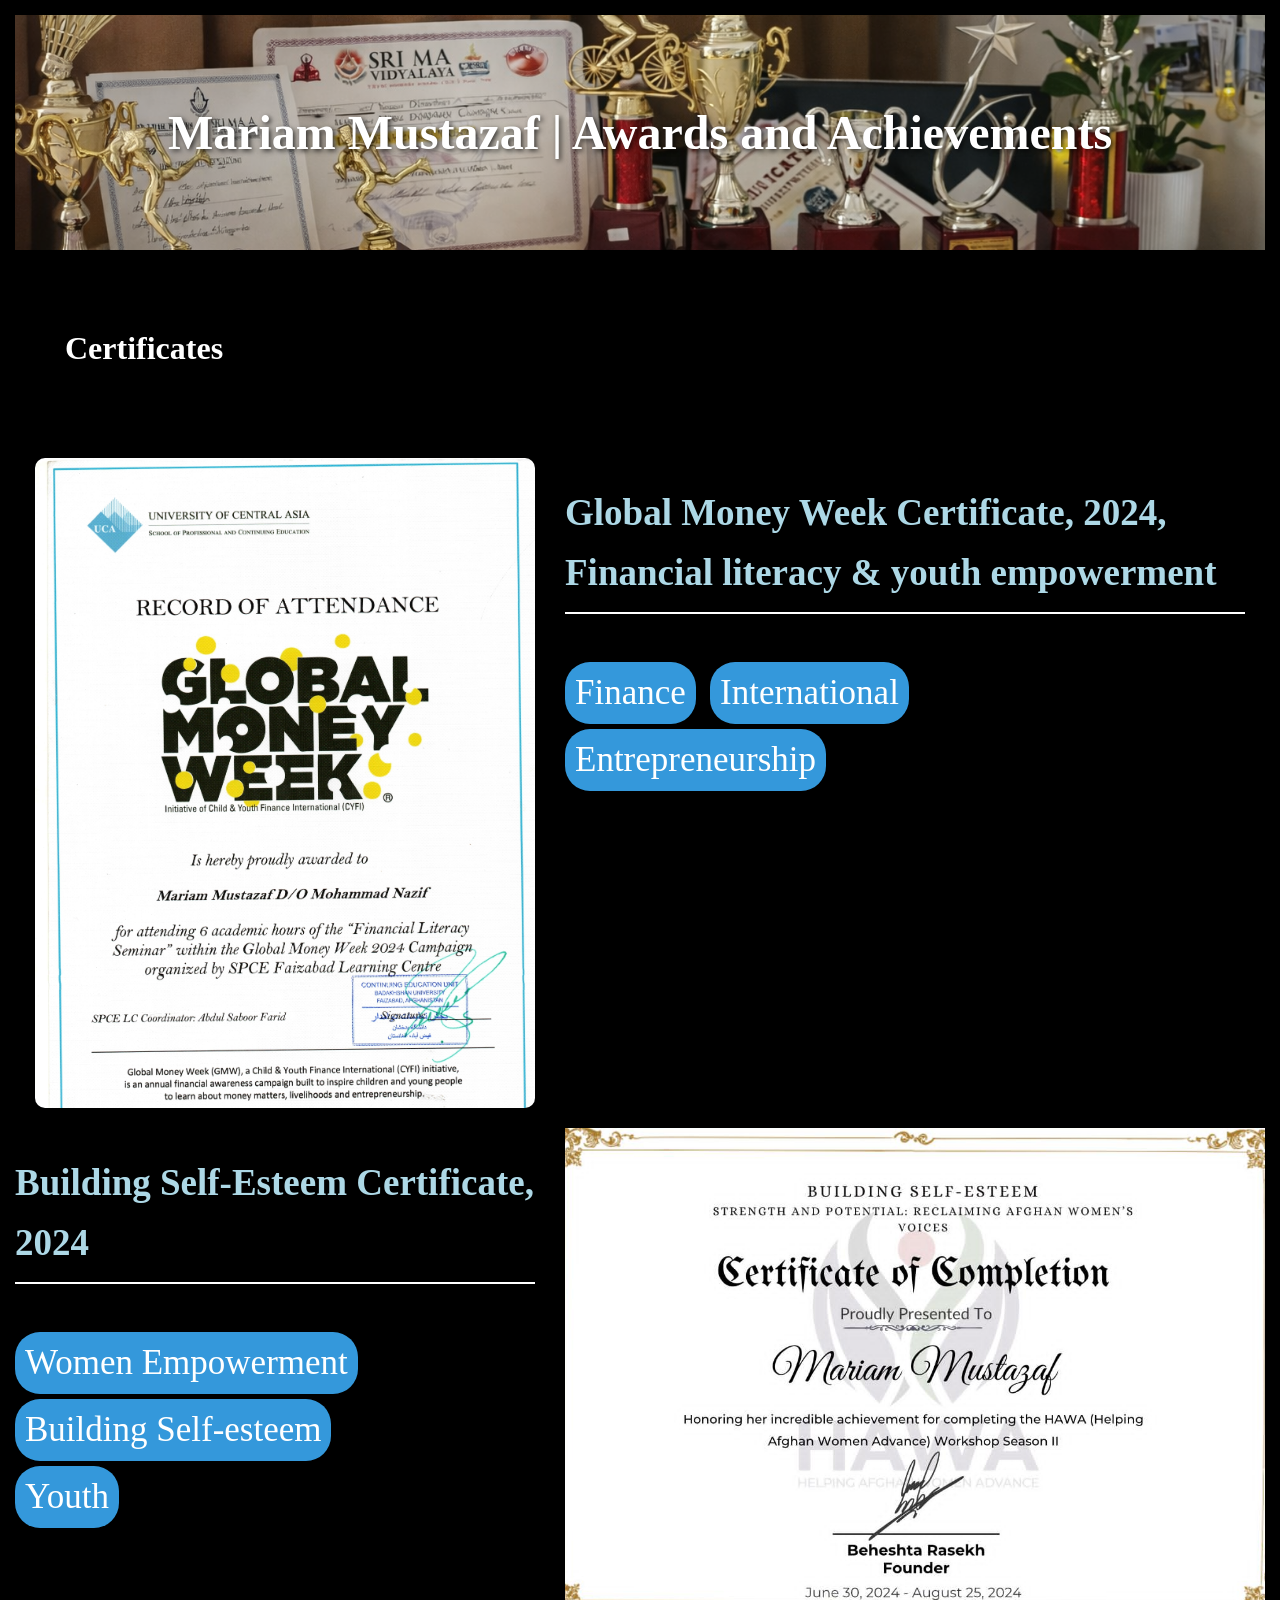
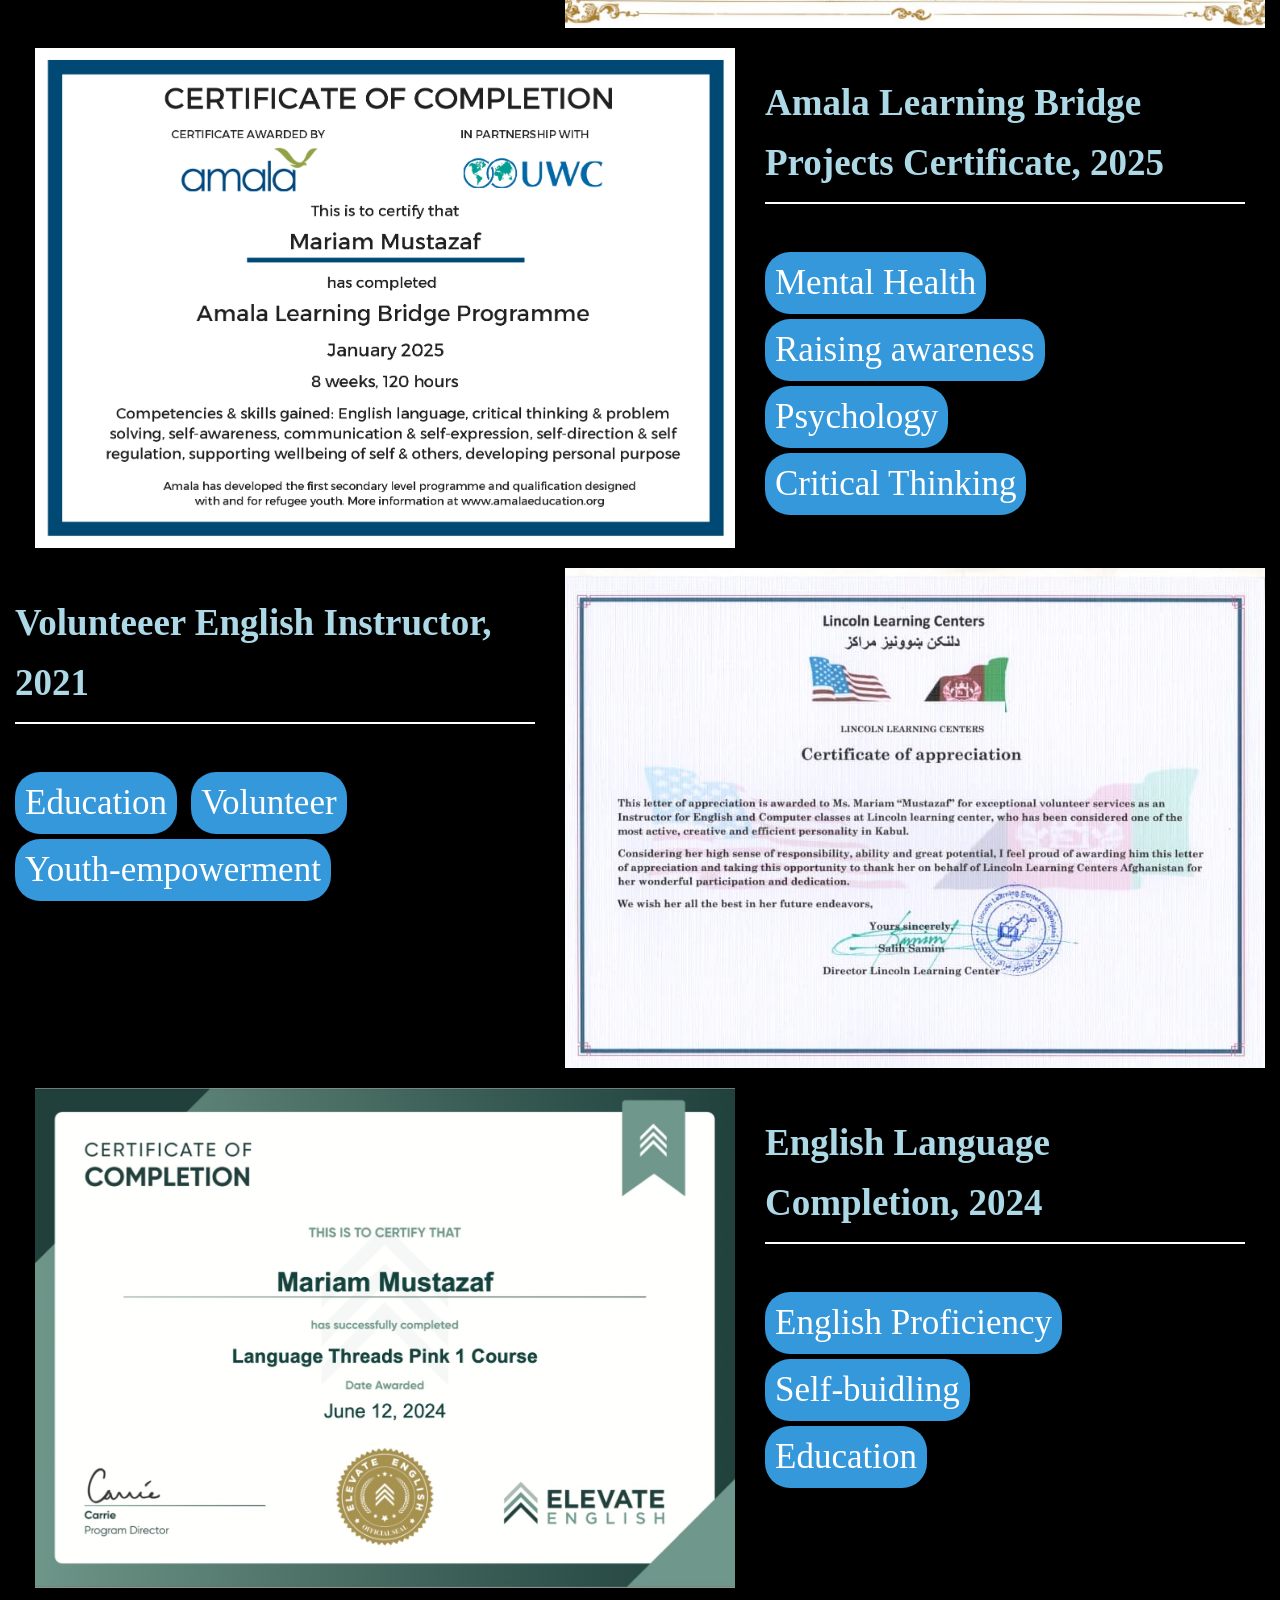
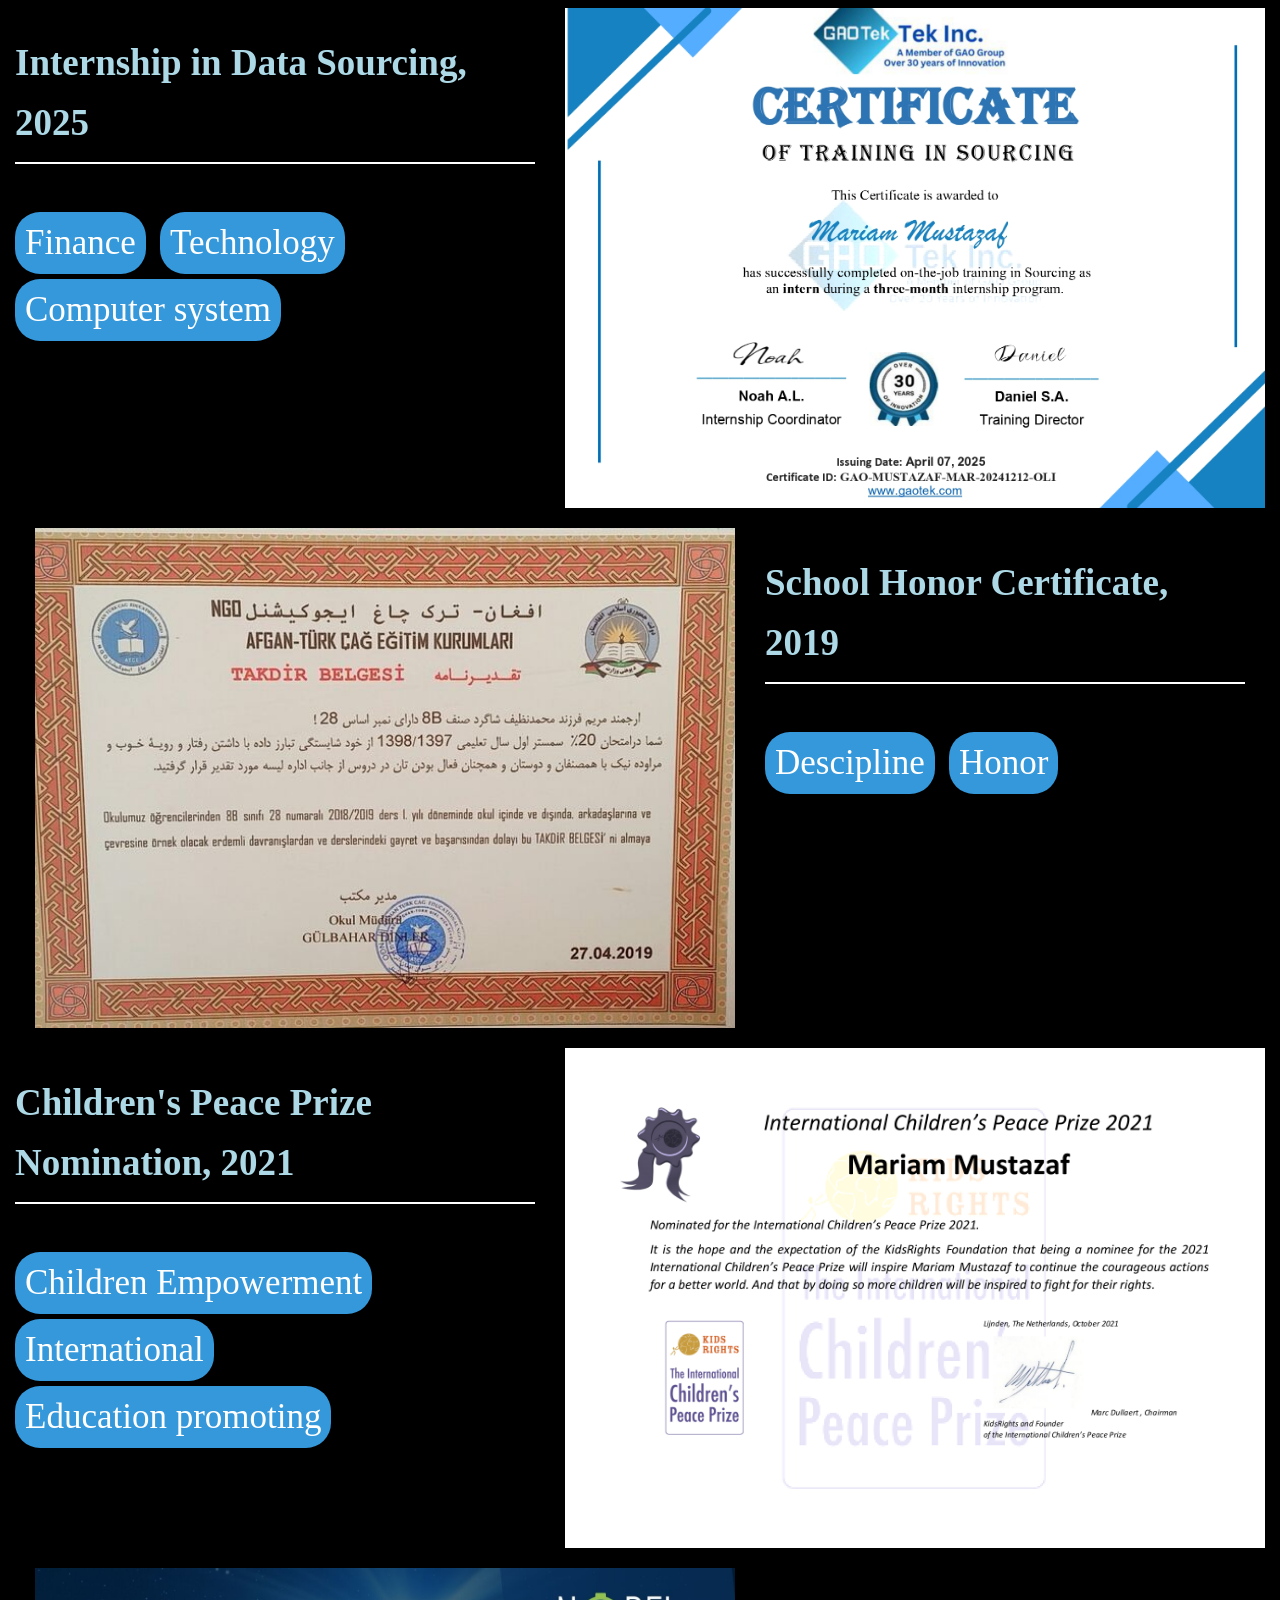
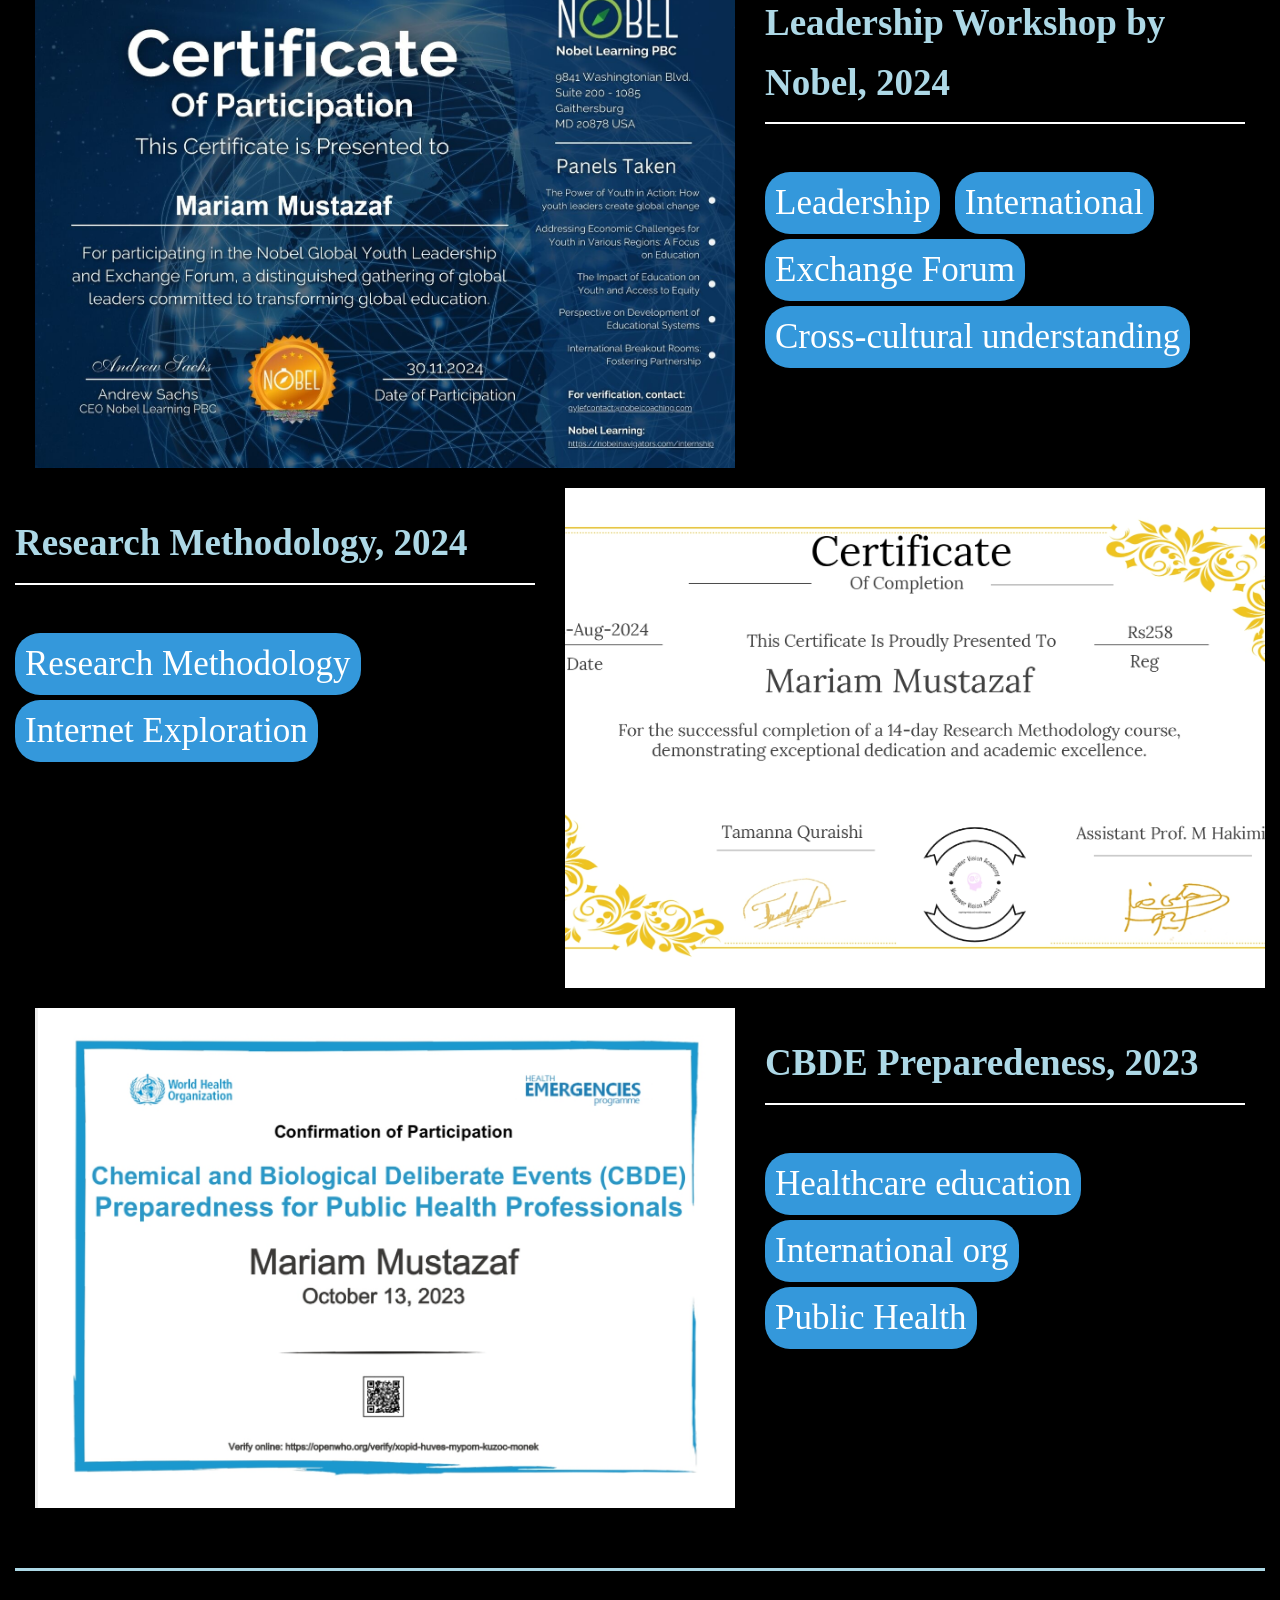
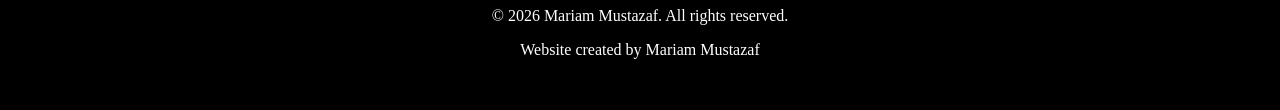
<file: awards.html>
<!DOCTYPE html>
<html lang="en">
<html>
<head>
    <meta charset="UTF-8"> 
    <link rel="stylesheet" href="awards.css">
    <div class="site-title">
    Mariam Mustazaf | Awards and Achievements
    </div>
</head>

<body>
 <h1 style="padding: 50px;">Certificates</h1>
<div class="about-container">
    <img src="global money week_page-0001.jpg" alt="Global Money Week Certificate" class="certificate-img">
   <p class="about-text"><strong>Global Money Week Certificate, 2024, Financial literacy & youth empowerment</strong><br>
    <span class="cert-tag">Finance</span>
    <span class="cert-tag">International</span><br>
    <span class="cert-tag">Entrepreneurship</span><br></p>
</div>


<div class="about-container2">
    <img src="building self-esteem.jpg" alt="Building Self-Esteem Certificate" class="award-img">
   <p class="about-text"><strong>Building Self-Esteem Certificate, 2024</strong><br>
    <span class="cert-tag">Women Empowerment</span>
    <span class="cert-tag">Building Self-esteem</span><br>
    <span class="cert-tag">Youth</span><br></p>
   </div>

<div class="about-container">
    <img src="Amala Learning Bridge Projects Mariam Mustazaf_page-0001.jpg" alt="Amala Learning Bridge Projects Certificate" class="award-img">
   <p class="about-text"><strong>Amala Learning Bridge Projects Certificate, 2025</strong><br>
    <span class="cert-tag">Mental Health </span>
    <span class="cert-tag">Raising awareness</span><br>
    <span class="cert-tag">Psychology</span><br>
    <span class="cert-tag">Critical Thinking</span></p>
</div>
<div class="about-container2">
    <img src="volunteerteacher.jpg" alt="Volunteer Teacher Certificate" class="award-img">
   <p class="about-text"><strong>Volunteeer English Instructor, 2021</strong><br>
    <span class="cert-tag">Education</span>
    <span class="cert-tag">Volunteer</span><br>
    <span class="cert-tag">Youth-empowerment</span><br></p>
   </div>

<div class="about-container">
    <img src="certificate of English .jpg" alt="Certificate of English" class="award-img">
   <p class="about-text"><strong>English Language Completion, 2024</strong><br>
    <span class="cert-tag">English Proficiency</span>
    <span class="cert-tag">Self-buidling</span><br>
    <span class="cert-tag">Education</span><br></p>
</div>
<div class="about-container2">
    <img src="CERTIFICATE OF SOURCING_page-0001.jpg" alt="Certificate of Sourcing" class="award-img">
   <p class="about-text"><strong>Internship in Data Sourcing, 2025</strong><br>
    <span class="cert-tag">Finance</span>
    <span class="cert-tag">Technology</span><br>
    <span class="cert-tag">Computer system</span><br></p>
</div>
<div class="about-container">
    <img src="certificate_from_school_optimized_100.jpg" alt="School Certificate" class="award-img">
   <p class="about-text"><strong>School Honor Certificate, 2019</strong><br>
    <span class="cert-tag">Descipline</span>
    <span class="cert-tag">Honor</span><br>
</div>
<div class="about-container2">
    <img src="children peace prize.png" alt="Children's Peace Prize Certificate" class="award-img">
   <p class="about-text"><strong>Children's Peace Prize Nomination, 2021</strong><br>
    <span class="cert-tag">Children Empowerment</span>
    <span class="cert-tag">International</span><br>
    <span class="cert-tag">Education promoting</span><br></p>
</div>
<div class="about-container">
    <img src="Leadership workship by Nobel.jpg" alt="Leadership Workshop by Nobel Certificate" class="award-img">
   <p class="about-text"><strong>Leadership Workshop by Nobel, 2024</strong><br>
    <span class="cert-tag">Leadership</span>
    <span class="cert-tag">International</span><br>
    <span class="cert-tag">Exchange Forum</span><br>
     <span class="cert-tag">Cross-cultural understanding</span></p>
</div>
<div class="about-container2">
    <img src="research.jpg" alt="Research Certificate" class="award-img">
   <p class="about-text"><strong>Research Methodology, 2024</strong><br>
    <span class="cert-tag">Research Methodology</span>
    <span class="cert-tag">Internet Exploration</span><br>
</div>
<div class="about-container">
    <img src="who.jpg" alt="WHO Certificate" class="award-img">
   <p class="about-text"><strong>CBDE Preparedeness, 2023</strong><br>
    <span class="cert-tag">Healthcare education</span>
    <span class="cert-tag">International org</span><br>
    <span class="cert-tag">Public Health</span><br></p>
</div>

<footer>
    <p>© 2026 Mariam Mustazaf. All rights reserved.</p>
    <p>Website created by Mariam Mustazaf</p>
</footer>
</body>

</html>
</file>
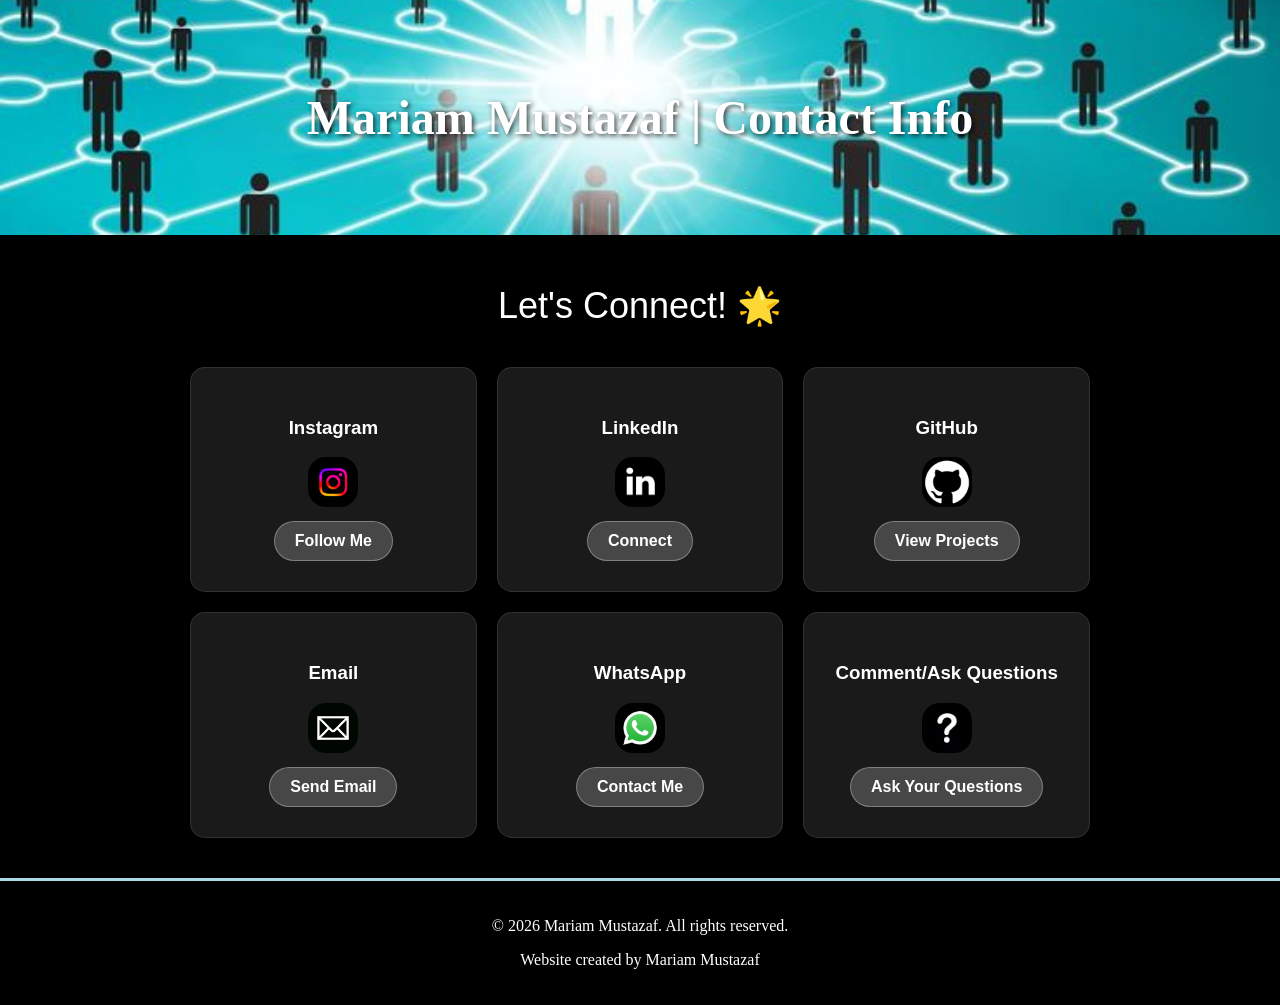
<file: contact.html>
<!DOCTYPE html>
<html lang="en">
<head>
    <meta charset="UTF-8"> 
    <link rel="stylesheet" href="contact.css">
      <div class="site-title">
        Mariam Mustazaf | Contact Info
    </div>
</head>

<body>

    <h2 class="socialmedia-title">Let's Connect! 🌟</h2>

    <div class="social-box">
        <div class="social-card">
            <h3>Instagram</h3>
            <img src="instagram.jfif" alt="Instagram Logo" class="logo-img"><br>
            <a href="https://instagram.com/m_mustazaf" class="social-link">Follow Me</a>
        </div>
        
        <div class="social-card">
            <h3>LinkedIn</h3>
            <img src="LinkedIn.jfif" alt="LinkedIn Logo" class="logo-img"><br>
            <a href="https://www.linkedin.com/in/mariam-mustazaf-24875429b" class="social-link">Connect</a>
        </div>
        
        <div class="social-card">
            <h3>GitHub</h3>
            <img src="Github Logo PNG Vector (SVG) Free Download.jfif" alt="GitHub Logo" class="logo-img"><br>
            <a href="https://github.com/mariammustazaf-crypto" class="social-link">View Projects</a>
        </div>
        
        <div class="social-card">
            <h3>Email</h3>
            <img src="email.jfif" alt="Email Logo" class="logo-img"><br>
            <a href="mailto:mariammustazaf@gmail.com" class="social-link">Send Email</a>
        </div>

        <div class="social-card">
            <h3>WhatsApp</h3>
            <img src="whatsapp (2).jfif" alt="WhatsApp Logo" class="logo-img"><br>
            <a href="https://wa.me/qr/SGVXGPTKD6DZE1" class="social-link">Contact Me</a>
        </div>

        <div class="social-card">
            <h3>Comment/Ask Questions</h3>
            <img src="questions.jfif" alt="Questions Logo" class="logo-img"><br>
            <a href="questions.html" class="social-link">Ask Your Questions</a>
        </div>
    </div>

<footer>
    <p>© 2026 Mariam Mustazaf. All rights reserved.</p>
    <p>Website created by Mariam Mustazaf</p>
</footer>
</body>

</html>
</file>
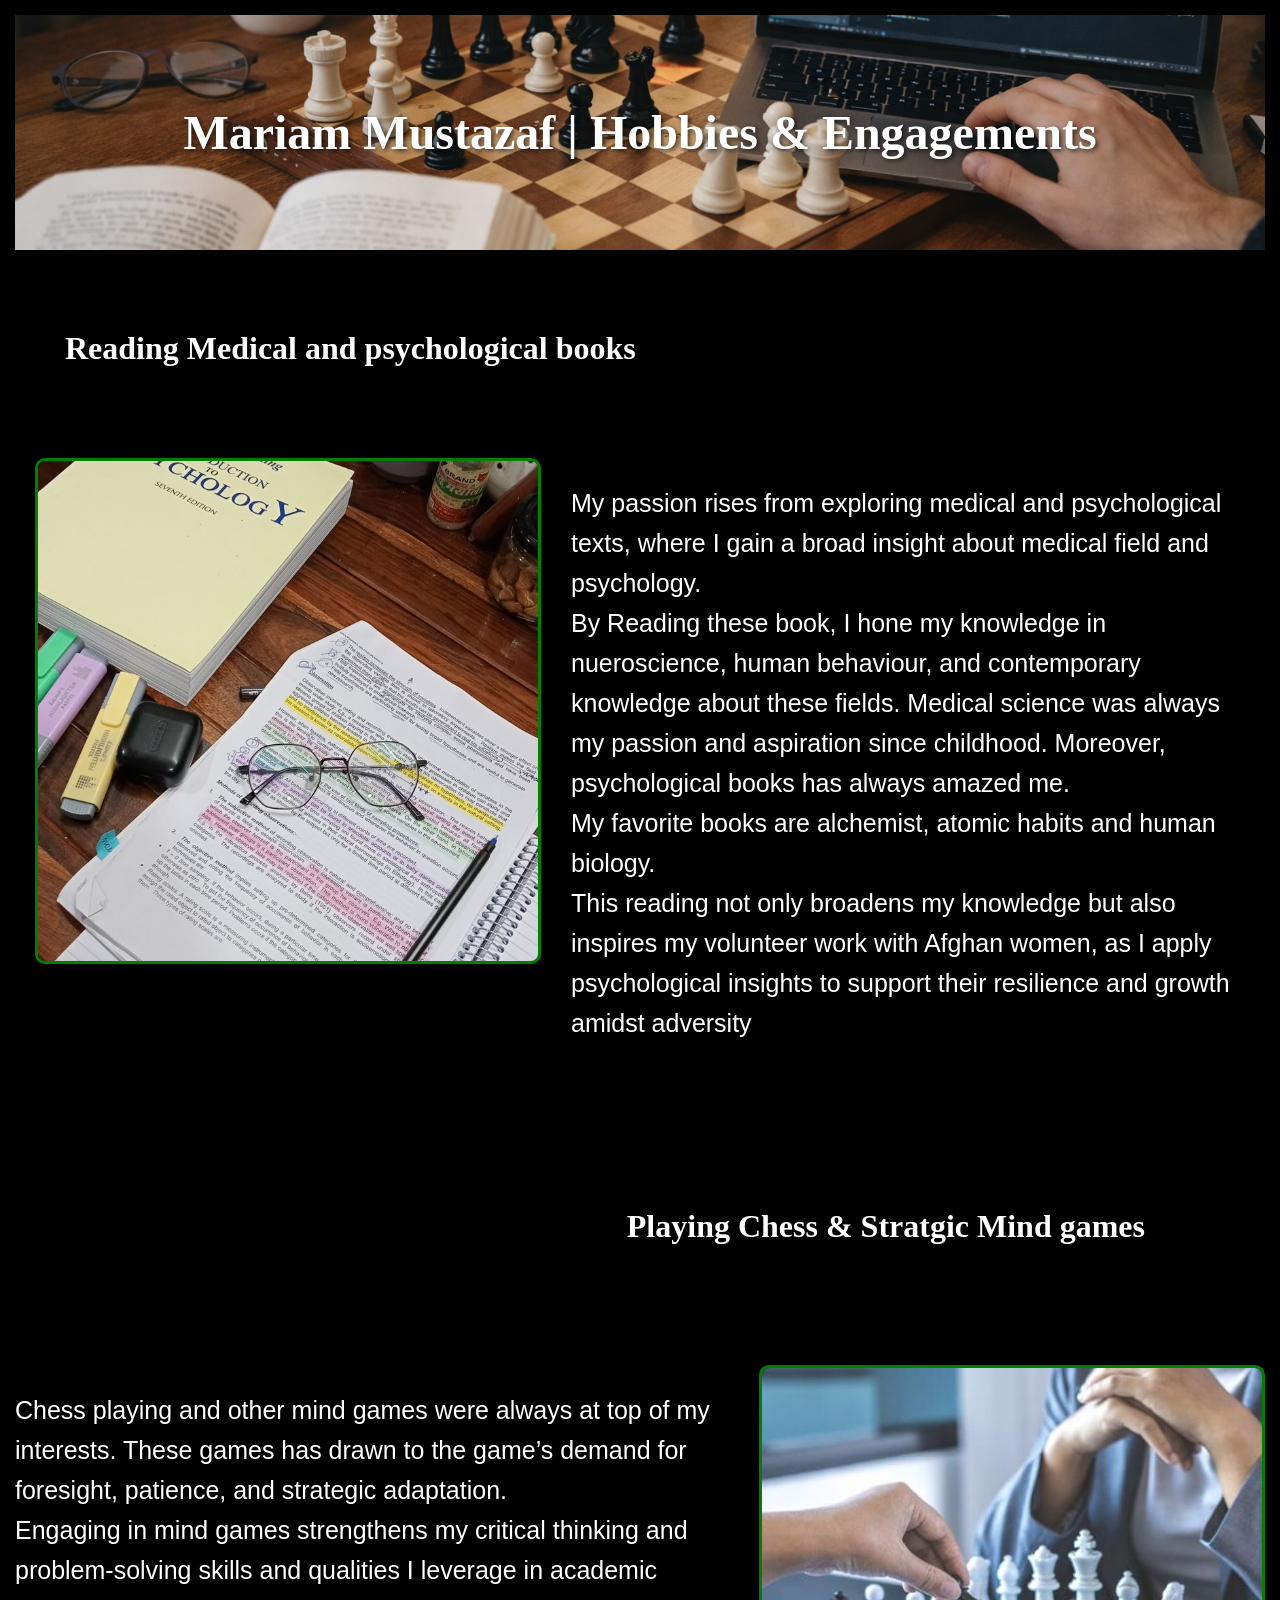
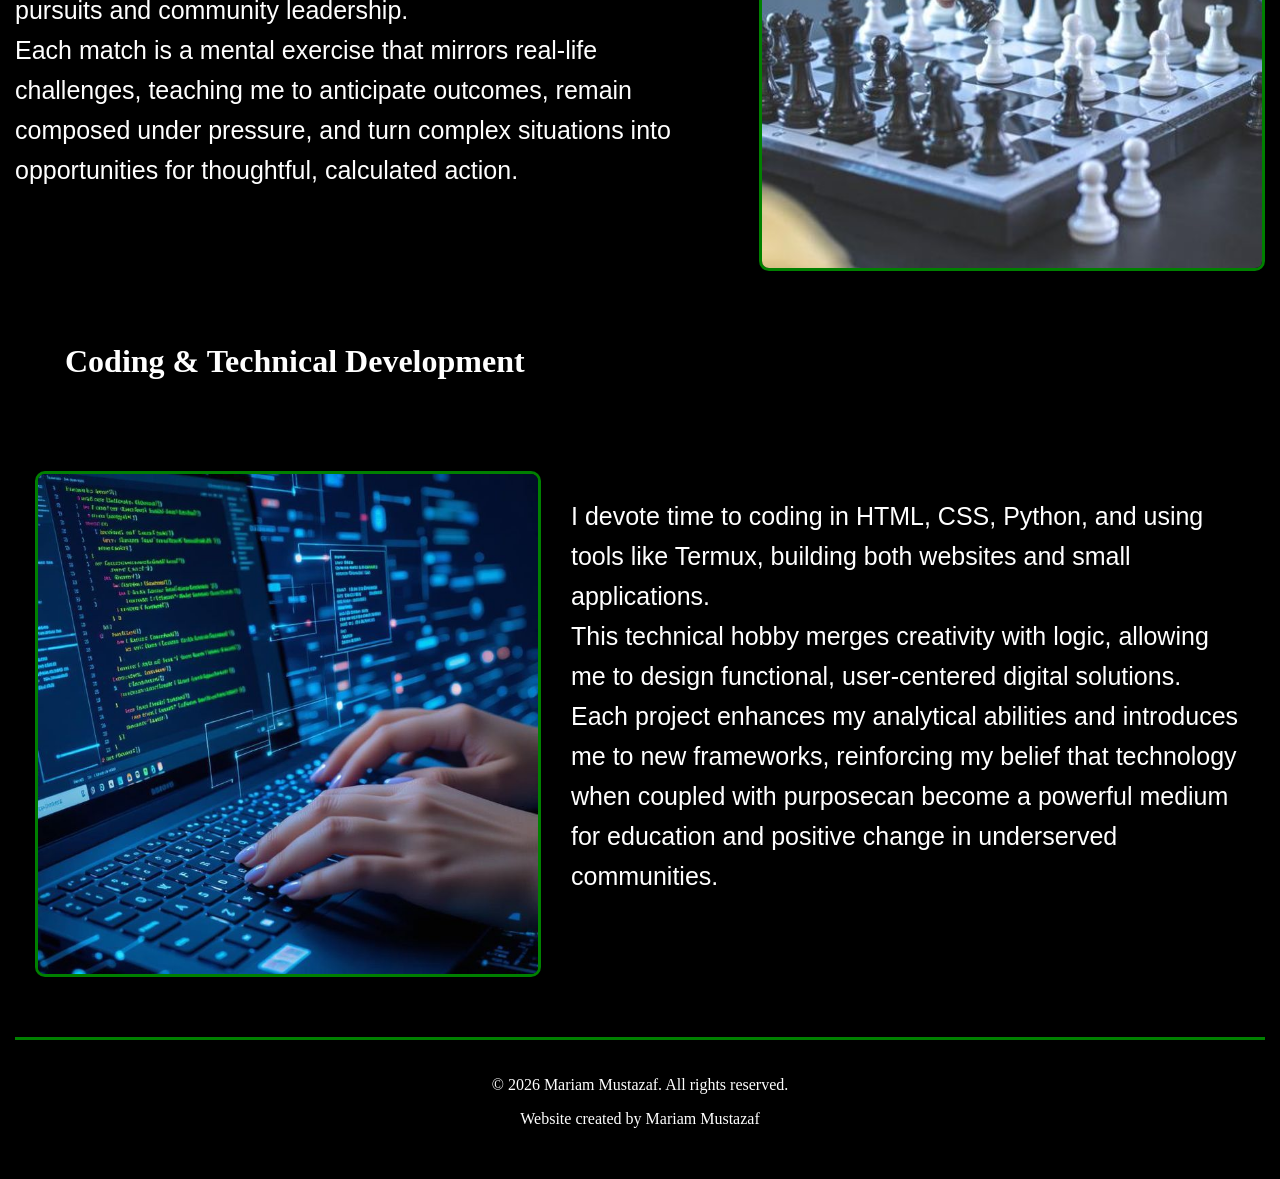
<file: hobbies.html>
<!DOCTYPE html>
<html lang="en">
<html>
<head>
    <meta charset="UTF-8"> 
    <link rel="stylesheet" href="hobbies.css">
    <div class="site-title">
        Mariam Mustazaf | Hobbies & Engagements
    </div>
</head>

<body>
    <h1 style="padding: 50px;">Reading Medical and psychological books</h1>
<div class="about-container">
    <img src="readinh.jfif" alt="Reading Book Photo" class="profile-img">
   <p class="about-text"> My passion rises from exploring medical and psychological texts, where I gain a broad insight about medical field and psychology.<br>
    By Reading these book, I hone my knowledge in nueroscience, human behaviour, and contemporary knowledge about these fields. Medical science was always my passion and aspiration since childhood. Moreover, psychological books has always amazed me.<br>
    My favorite books are alchemist, atomic habits and human biology.<br>
This reading not only broadens my knowledge but also inspires my volunteer work with Afghan women, as I apply psychological insights to support their resilience and growth amidst adversity</p>
</div>


<h1 class="head2">Playing Chess & Stratgic Mind games</h1>
<div class="about-container2">
    <img src="chess.jfif" alt="Chess Game Photo" class="school-img">
   <p class="about-text"> Chess playing and other mind games were always at top of my interests. These games has drawn to the game’s demand for foresight, patience, and strategic adaptation.<br>
    Engaging in mind games strengthens my critical thinking and problem-solving skills and qualities I leverage in academic pursuits and community leadership.<br>
    Each match is a mental exercise that mirrors real-life challenges, teaching me to anticipate outcomes, remain composed under pressure, and turn complex situations into opportunities for thoughtful, calculated action.</p>
</div>

<h1 style="padding: 50px;">Coding & Technical Development</h1>
<div class="about-container">
    <img src="coding (1).jfif" alt="Coding Photo" class="profile-img">
   <p class="about-text">I devote time to coding in HTML, CSS, Python, and using tools like Termux, building both websites and small applications.<br>
    This technical hobby merges creativity with logic, allowing me to design functional, user-centered digital solutions.<br>
     Each project enhances my analytical abilities and introduces me to new frameworks, reinforcing my belief that technology when coupled with purposecan become a powerful medium for education and positive change in underserved communities.</p>
</div>


<footer>
    <p>© 2026 Mariam Mustazaf. All rights reserved.</p>
    <p>Website created by Mariam Mustazaf</p>
</footer>
</body>
</html>
</file>
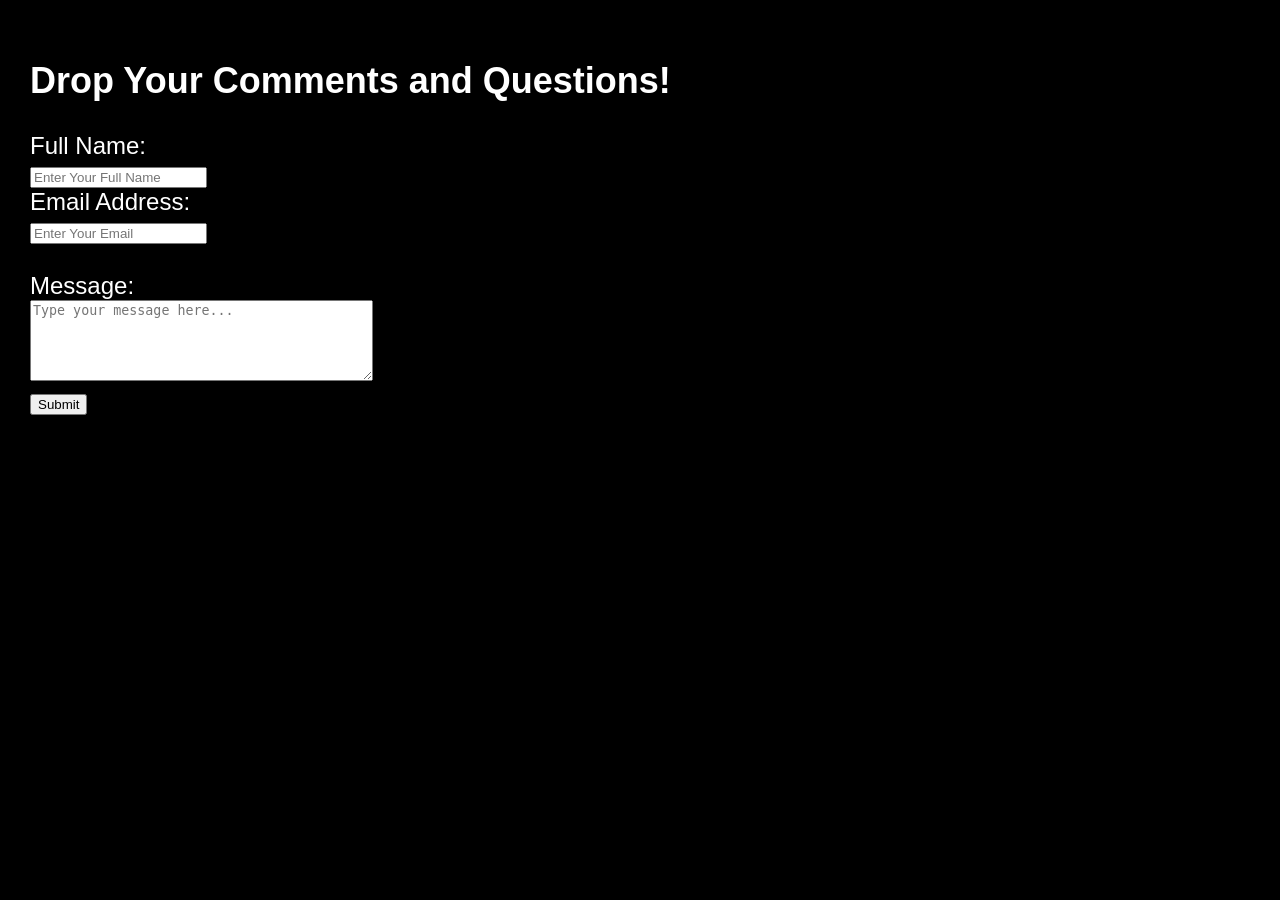
<file: questions.html>
<!DOCTYPE html>
<html lang="en">
<head>
    <meta charset="UTF-8"> 
    <h2>Drop Your Comments and Questions!</h2>
</head>

<style>
body {
    background-color: black;
    color: white;
    margin: 0;
    padding: 30px;
    font-family: Arial, sans-serif;
    font-size: 24px;
}

</style>
<body>
<form action="https://formspree.io/f/mdalnqqg" method="POST">
    <label for="name" style="">Full Name:</label><br>

    <input type="text" id="name" placeholder="Enter Your Full Name" required><br>

    <label for="email">Email Address:</label><br>

    <input type="email" id="email" placeholder="Enter Your Email" required><br><br>

    <label for="Message">Message:</label><br>

    <textarea id="message" name="message" rows="5" cols="40" 
    placeholder="Type your message here..."></textarea><br>

    <input type="submit" value="Submit">
</form>

</body>
</html>
</file>
<file: activity.css>
body {
     background-color: black;
    color: white;
     margin: 0;
    padding: 15px;
}

 .site-title {
     background-image: url('acitivity.png');
     background-size: cover;
     background-position: center;
     color: white;
    padding:90px 30px;
    text-align: center;
    font-size: 48px;
    font-weight: bold;
    text-shadow: 2px 2px 5px rgba(0,0,0,0.7);
    margin-bottom: 30px;
 }

.container1 {
    display: flex;
    gap: 30px;
    align-items: flex-start;
    padding: 20px;
}

.container2 {
    display: flex;
    gap: 30px;
    align-items: flex-start;
    flex-direction: row-reverse;
}

.profile-img {
    width: 500px;
    height: 500px;
    object-fit: cover;
    border-radius: 10px;
    border: 3px green solid;
    flex-shrink: 0;
}

.about-text {
      width: 100%;
    font-size: 25px;
    line-height: 1.6;
    color: white;
    padding-right: 0;
    margin-right: 0;
    font-family:Arial, Helvetica, sans-serif;
}

.head2  {
    text-align: right;
    margin: 20px;
    padding: 50px;
}


.school-img {
    width: 500px;
    height: 500px;
    object-fit: cover;
    border-radius: 10px;
    border: 3px solid green;
    flex-shrink: 0;
}

footer {
    background: black;
    color: white;
    text-align: center;
    padding: 20px;
    margin-top: 40px;
    border-top: 3px solid green;    
}
</file>
<file: awards.css>
body {
     background-color: black;
    color: white;
     margin: 0;
    padding: 15px;
        }

 .site-title {
     background-image: url('awards.png');
     background-size: cover;
     background-position: center;
     color: white;
    padding:90px 30px;
    text-align: center;
    font-size: 48px;
    font-weight: bold;
    text-shadow: 2px 2px 5px rgba(0,0,0,0.7);
    margin-bottom: 30px;
  }

.certificate-img {
    width: 500px;
    height: 650px;
    object-fit: cover;
    border-radius: 10px;
    flex-shrink: 0;
}


.award-img {
    width: 700px;
    height: 500px;
    object-fit: cover;
    flex-shrink: 0;
}

.about-container {
    display: flex;
    gap: 30px;
    align-items: flex-start;
    padding: 20px;
}

.about-text {
      width: 100%;
    font-size: 25px;
    line-height: 1.6;
    color: white;
    padding-right: 0;
    margin-right: 0;
}

.head2  {
    text-align: right;
    margin: 20px;
    padding: 50px;
}

.about-container2 {
    display: flex;
    gap: 30px;
    align-items: flex-start;
    flex-direction: row-reverse; /* This reverses the order */
}

.about-text strong {
    color: lightblue;
    font-size: 37px;
    display: block;
    margin-bottom: 8px;
    padding-bottom: 10px;
    border-bottom: 2px solid white;
}

.cert-tag {
    display: inline-block;
    background: #3498db;
    color: white;
    padding: 3px 10px;
    border-radius: 25px;
    font-size: 35px;
    margin-right: 8px;
    margin-bottom: 5px;
}

footer {
    background: black;
    color: white;
    text-align: center;
    padding: 20px;
    margin-top: 40px;
    border-top: 3px solid lightblue;   
}
</file>
<file: contact.css>
body {
    background-color: black;
    color: white;
    margin: 0;
    padding: 0;
    font-family: Arial, sans-serif;
}

.site-title {
    background-image: url('contact.jfif');
    background-size: cover;
    background-position: center;
    color: white;
    padding: 90px 30px;
    text-align: center;
    font-size: 48px;
    font-family: 'Times New Roman', Times, serif;
    font-weight: bold;
    text-shadow: 2px 2px 5px rgba(0,0,0,0.7);
    margin-bottom: 30px;
}

.socialmedia-title {
    text-align: center;
    margin: 50px 0 40px 0;
    font-size: 36px;
    font-weight: 300;
}

.social-box {
    display: grid;
    grid-template-columns: repeat(3, 1fr);
    gap: 20px;
    max-width: 900px;
    margin: 0 auto;
    padding: 0 20px;
}

.social-card {
    background: rgba(255, 255, 255, 0.1);
    border-radius: 15px;
    padding: 30px 20px;
    text-align: center;  
    border: 1px solid rgba(255, 255, 255, 0.1);
}


.social-link {
    display: inline-block;
    padding: 10px 20px;
    background: rgba(255, 255, 255, 0.2);
    color: white;
    border-radius: 25px;
    text-decoration: none;
    font-weight: 600;
    margin-top: 10px;
    border: 1px solid rgba(255, 255, 255, 0.3);
}

.social-logo {
    width: 90px;
    height: 90px;
    margin: 0 auto 15px auto;
    align-items: center;
    padding: 30px;
}

.logo-img {
    border-radius: 18px;
    width: 50px;
    height: 50px;
    align-items: center;
    object-fit: fill;
    transition: transform 0.3s;
}

footer {
    background: black;
    color: white;
    text-align: center;
    padding: 20px;
    margin-top: 40px;
    border-top: 3px solid lightblue;  
    font-family: 'Times New Roman', Times, serif;
}
</file>
<file: hobbies.css>
body {
     background-color: black;
    color: white;
     margin: 0;
    padding: 15px;
 }

 .site-title {
     background-image: url('hobbies.png');
     background-size: cover;
     background-position: center;
     color: white;
    padding:90px 30px;
    text-align: center;
    font-size: 48px;
    font-weight: bold;
    text-shadow: 2px 2px 5px rgba(0,0,0,0.7);
    margin-bottom: 30px;
  }

.about-container {
    display: flex;
    gap: 30px;
    align-items: flex-start;
    padding: 20px;
}


.profile-img {
    width: 500px;
    height: 500px;
    object-fit: cover;
    border-radius: 10px;
    border: 3px green solid;
    flex-shrink: 0;
}

.about-text {
      width: 100%;
    font-size: 25px;
    line-height: 1.6;
    color: white;
    padding-right: 0;
    margin-right: 0;
    font-family: Arial, Helvetica, sans-serif;
}

.head2  {
    text-align: right;
    margin: 20px;
    padding: 100px;
}

.about-container2 {
    display: flex;
    gap: 30px;
    align-items: flex-start;
    flex-direction: row-reverse;
}

.school-img {
    spacing: 10px;
    width: 500px;
    height: 500px;
    object-fit: cover;
    border-radius: 10px;
    border: 3px solid green;
    flex-shrink: 0;
}

footer {
    background: black;
    color: white;
    text-align: center;
    padding: 20px;
    margin-top: 40px;
    border-top: 3px solid green;    
}
</file>
